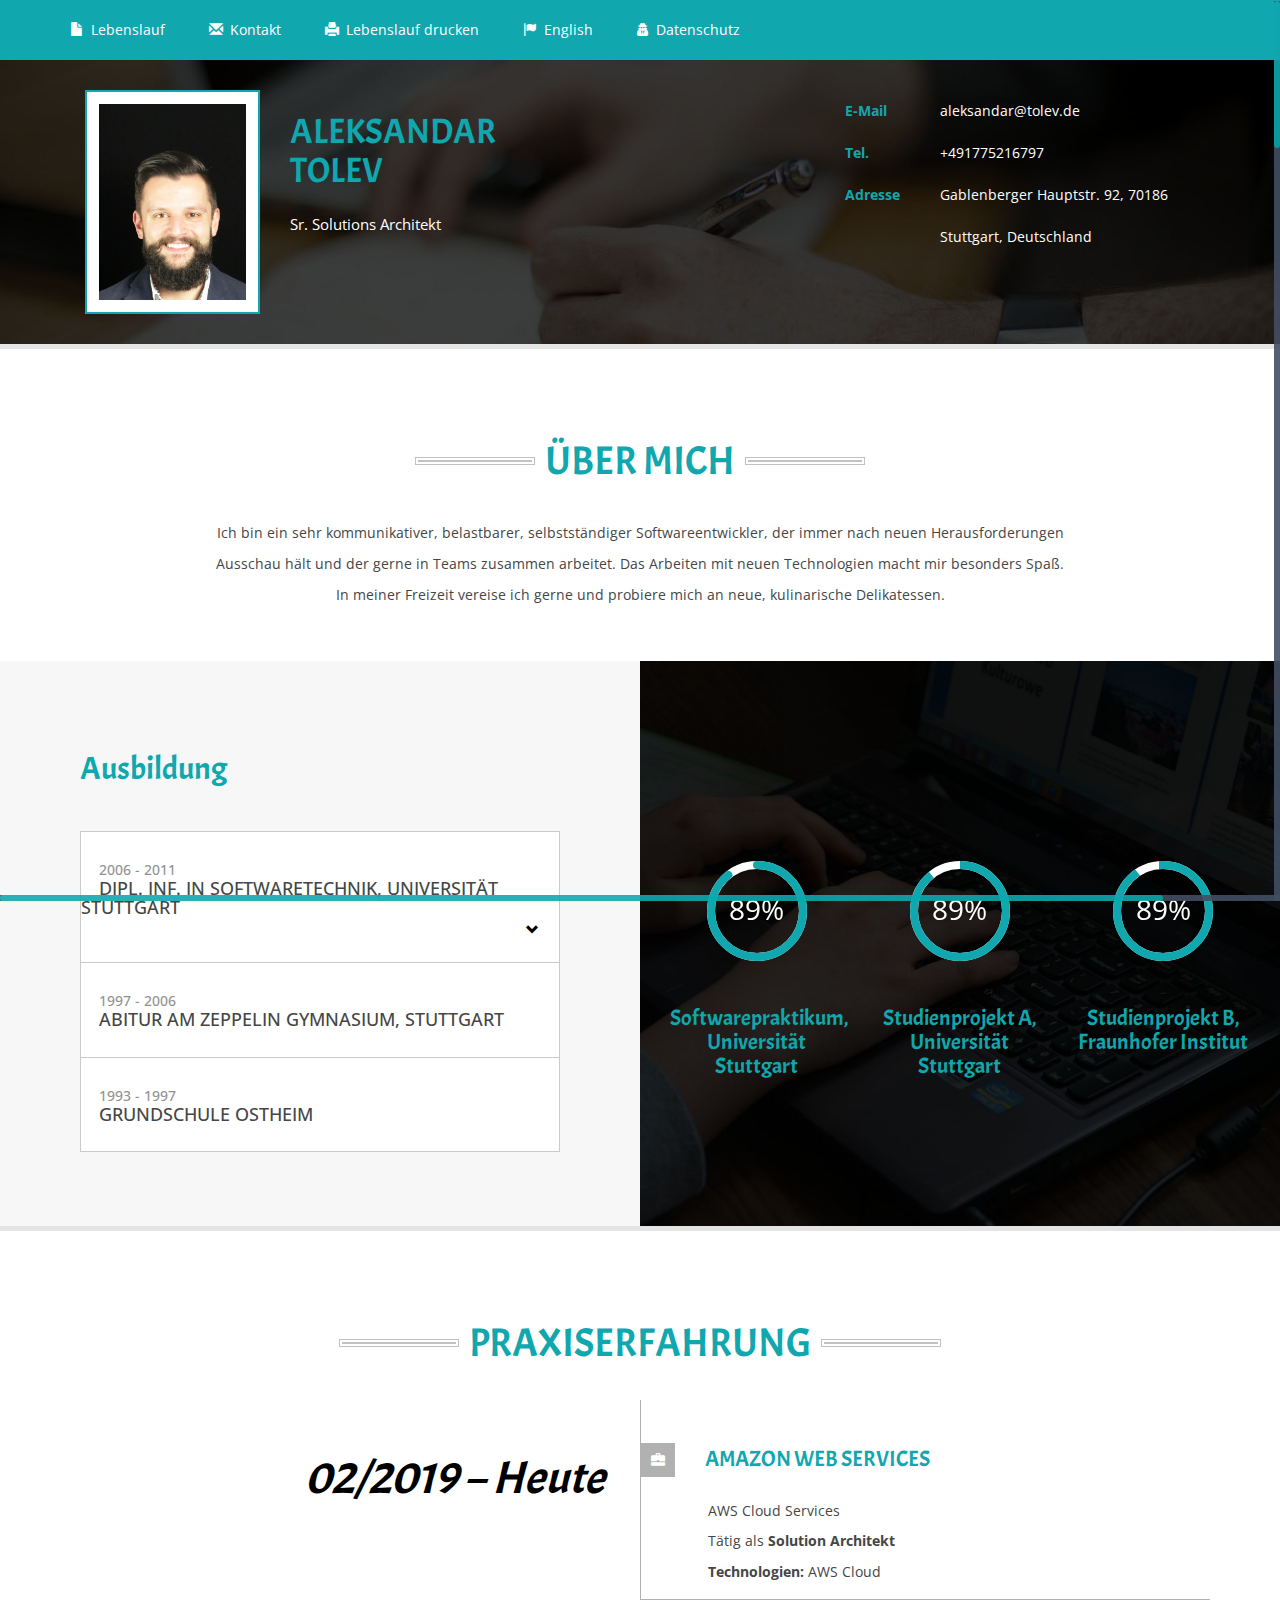
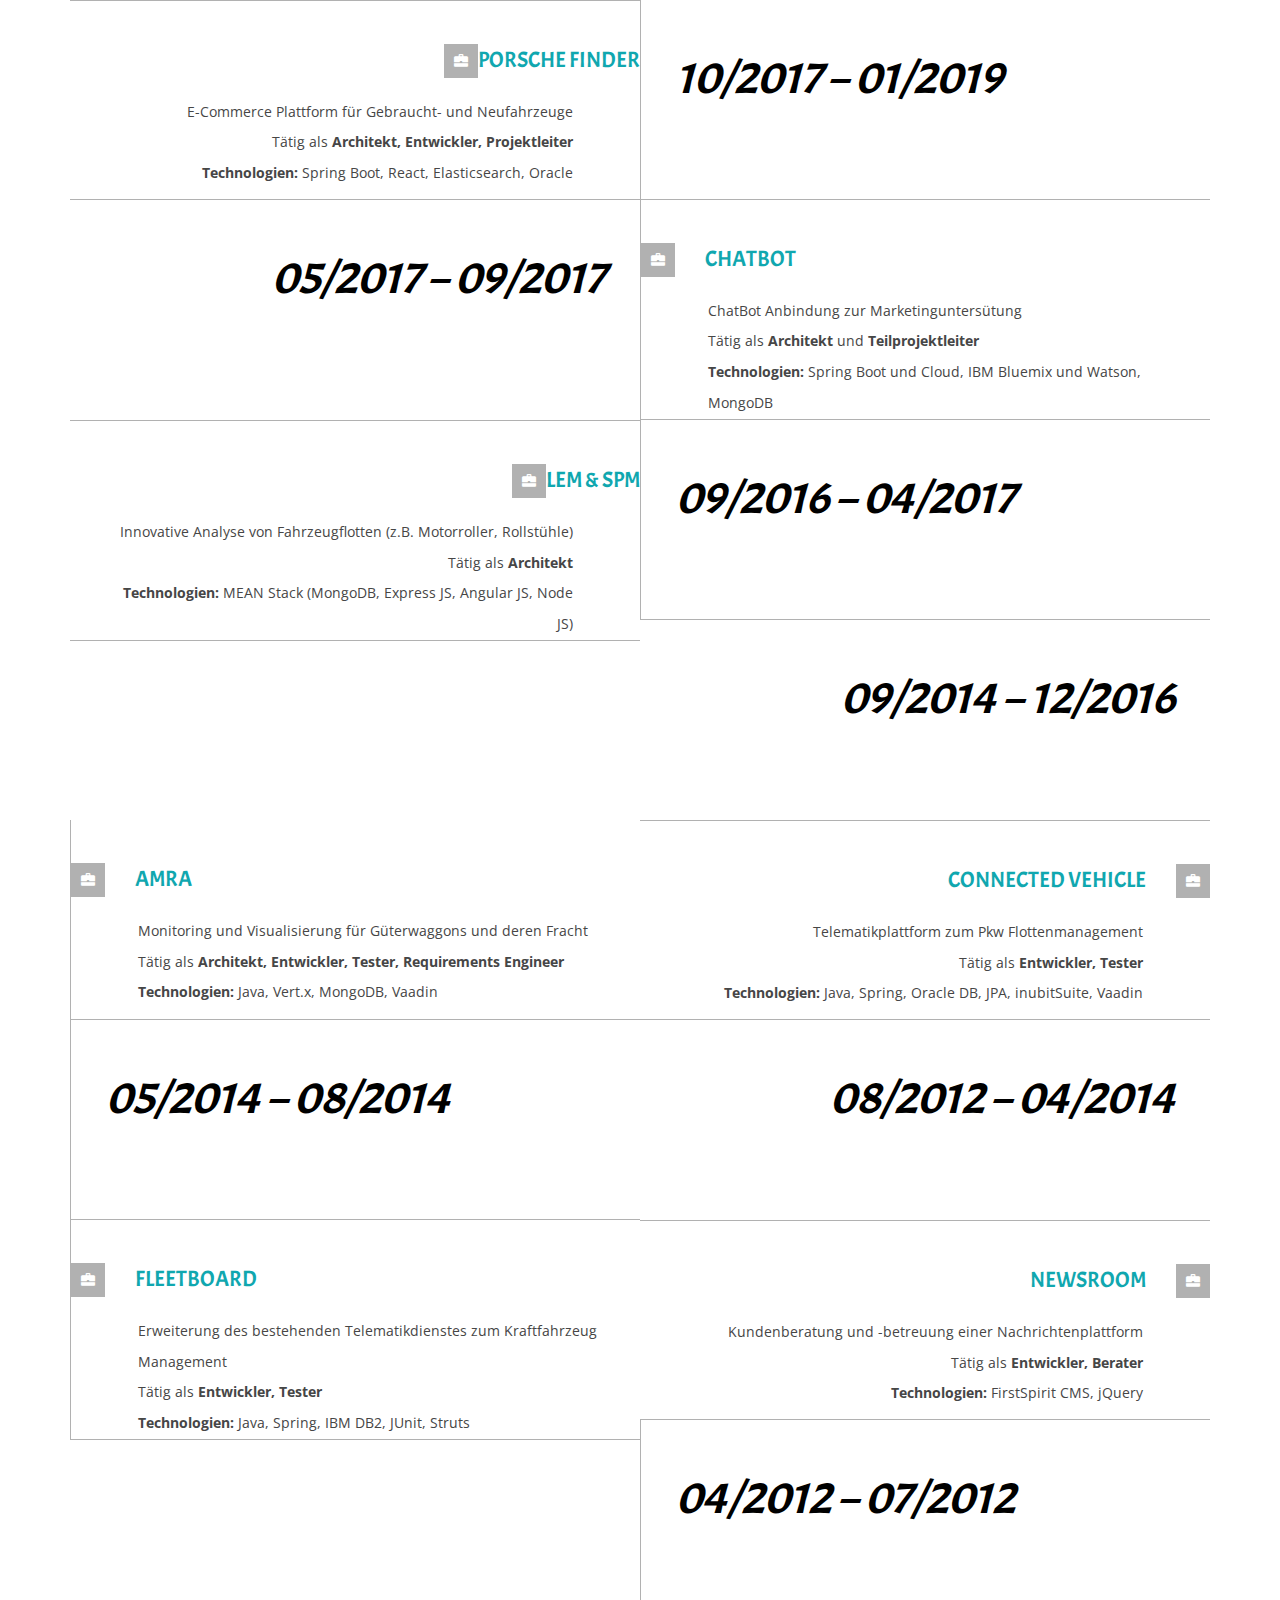
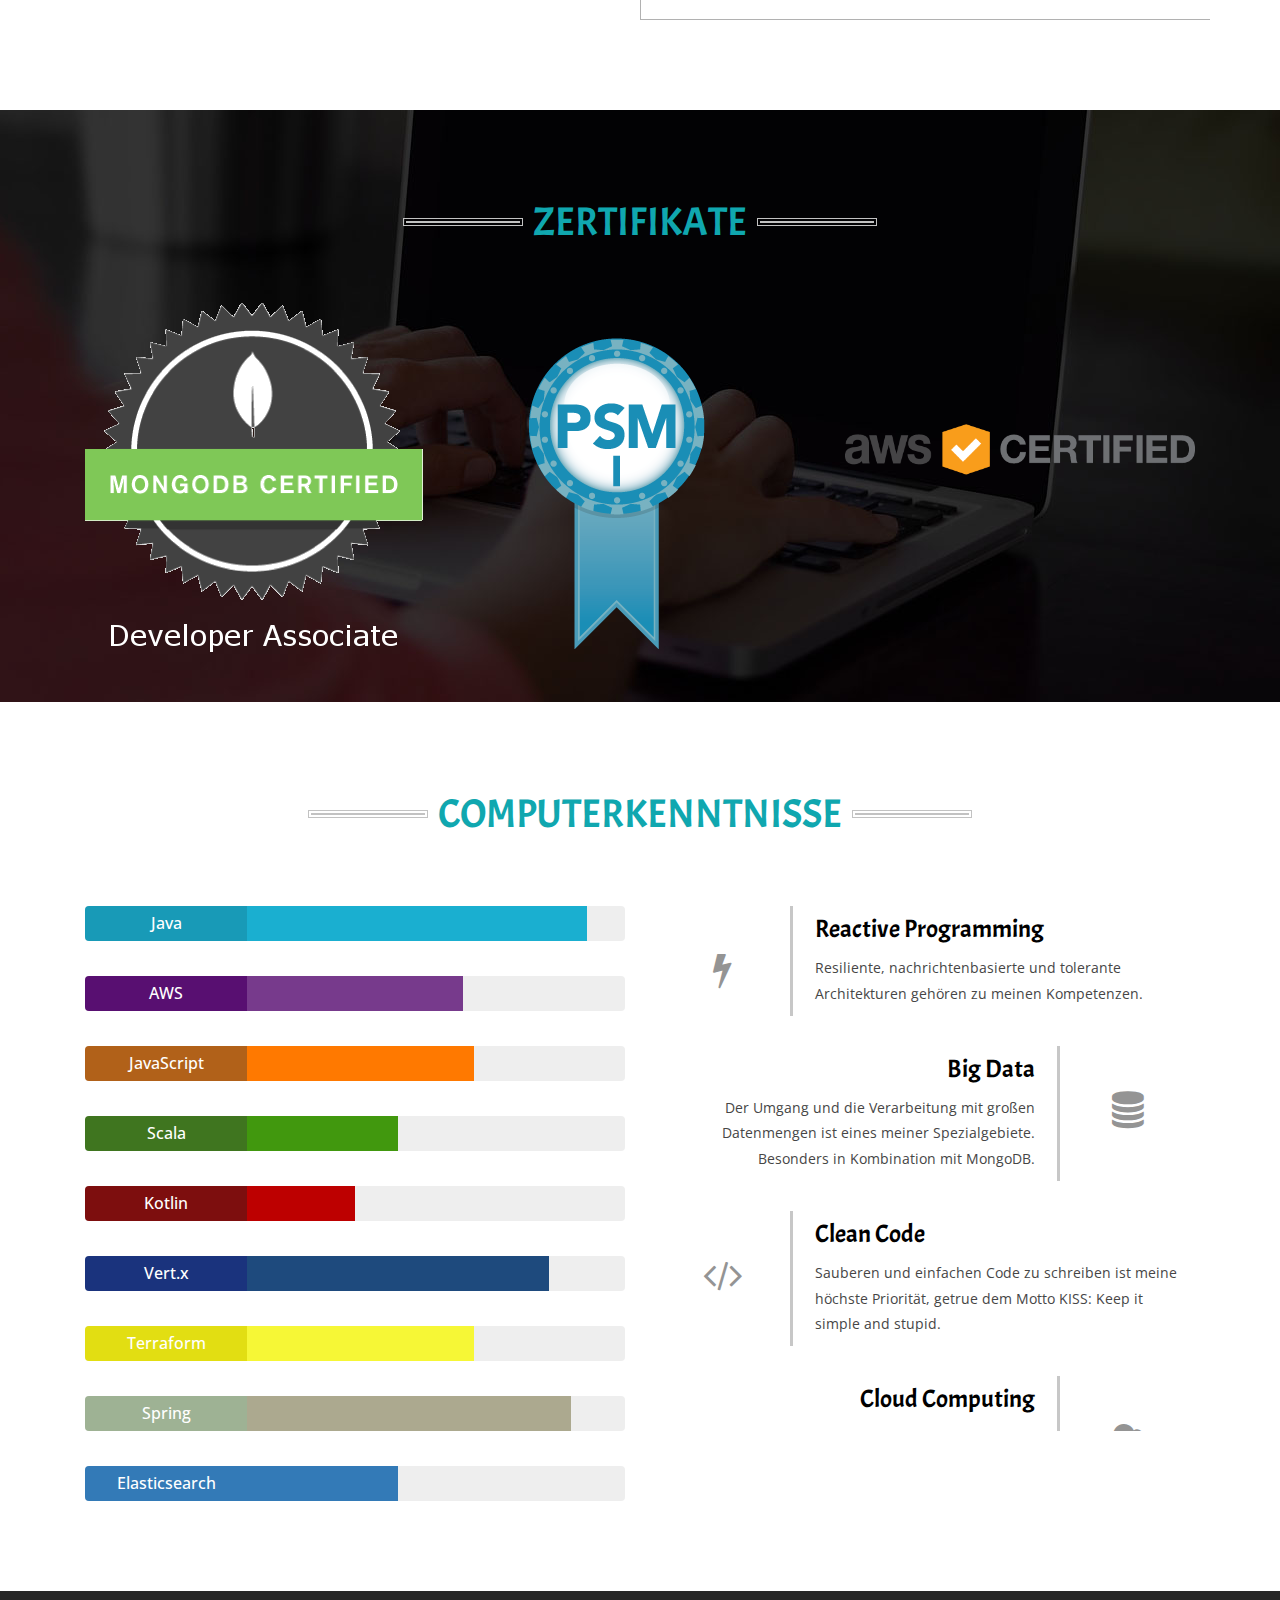
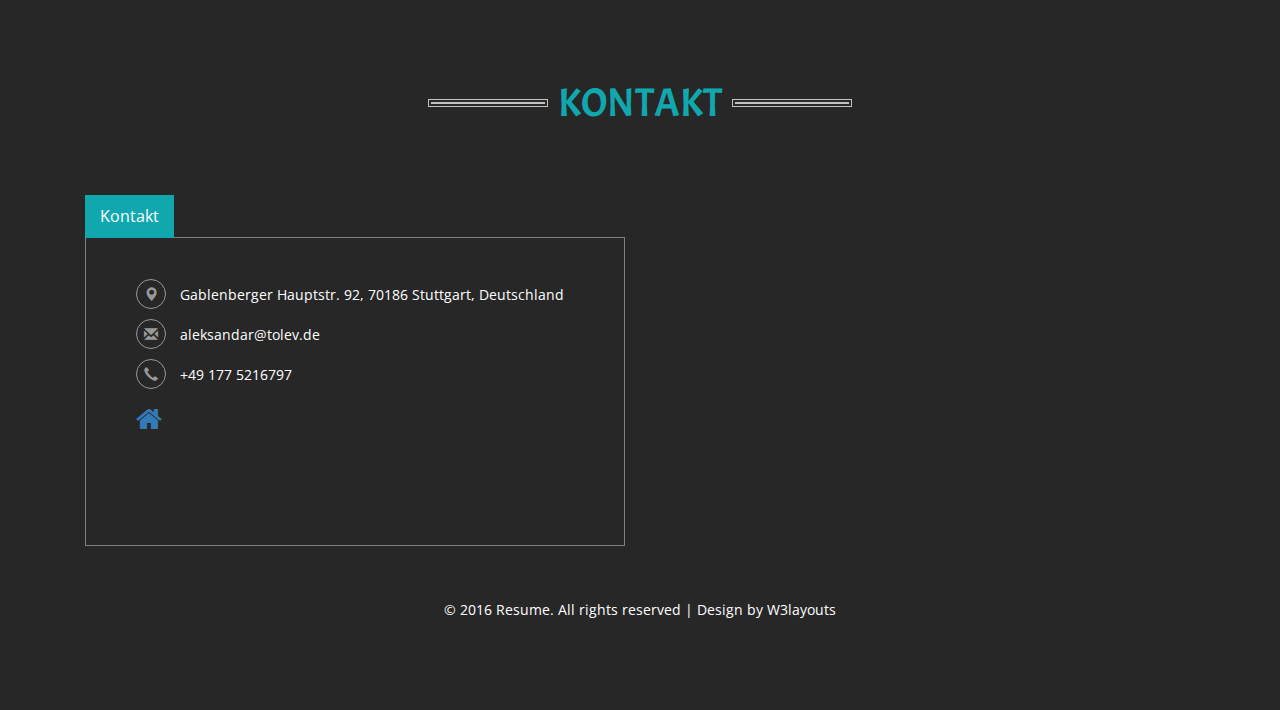
<file: index.html>
<!--
Author: W3layouts
Author URL: http://w3layouts.com
License: Creative Commons Attribution 3.0 Unported
License URL: http://creativecommons.org/licenses/by/3.0/
-->
<!DOCTYPE html>
<html>
<head>
<title>Aleksandar Tolev</title>
<!-- for-mobile-apps -->
<meta name="viewport" content="width=device-width, initial-scale=1">
<meta http-equiv="Content-Type" content="text/html; charset=utf-8" />
<meta name="keywords" content="Aleksandar Tolev Resume" />
<script type="application/x-javascript"> addEventListener("load", function() { setTimeout(hideURLbar, 0); }, false);
		function hideURLbar(){ window.scrollTo(0,1); } </script>
<!-- //for-mobile-apps -->
<link href="css/bootstrap.css" rel="stylesheet" type="text/css" media="all" />
<link href="css/style.css" rel="stylesheet" type="text/css" media="all" />
<!-- js -->
<script type="text/javascript" src="js/jquery-2.1.4.min.js"></script>
<!-- //js -->
<!-- fonts -->
	<link rel="stylesheet" href="fonts/font-awesome/css/font-awesome.min.css">
	<link rel="stylesheet" href="https://use.fontawesome.com/releases/v5.0.13/css/all.css" integrity="sha384-DNOHZ68U8hZfKXOrtjWvjxusGo9WQnrNx2sqG0tfsghAvtVlRW3tvkXWZh58N9jp" crossorigin="anonymous">
<link href='https://fonts.googleapis.com/css?family=Open+Sans:300italic,400italic,600italic,700italic,800italic,400,300,600,700,800' rel='stylesheet' type='text/css'>
<link href='https://fonts.googleapis.com/css?family=Acme' rel='stylesheet' type='text/css'><!-- //fonts -->
<link rel="icon" href="images/favicon.ico" type="image/x-icon">

	<!-- start-smoth-scrolling -->
		<script type="text/javascript" src="js/move-top.js"></script>
		<script type="text/javascript" src="js/easing.js"></script>
		<script type="text/javascript">
			jQuery(document).ready(function($) {
				$(".scroll").click(function(event){		
					event.preventDefault();
					$('html,body').animate({scrollTop:$(this.hash).offset().top},1000);
				});
			});
		</script>
	<!-- start-smoth-scrolling -->

<!-- skills -->
<script src="js/pie-chart.js" type="text/javascript"></script>
 <script type="text/javascript">

        $(document).ready(function () {
            $('#demo-pie-1').pieChart({
                barColor: '#10A7AF',
                trackColor: '#fff',
                lineCap: 'round',
                lineWidth: 8,
				animate: {
					duration: 1000,
					enabled: true
				},
                onStep: function (from, to, percent) {
                    $(this.element).find('.pie-value').text(Math.round(percent) + '%');
                }
            });

            $('#demo-pie-2').pieChart({
                barColor: '#10A7AF',
                trackColor: '#fff',
                lineCap: 'butt',
                lineWidth: 8,
                onStep: function (from, to, percent) {
                    $(this.element).find('.pie-value').text(Math.round(percent) + '%');
                }
            });

            $('#demo-pie-3').pieChart({
                barColor: '#10A7AF',
                trackColor: '#fff',
                lineCap: 'square',
                lineWidth: 8,
                onStep: function (from, to, percent) {
                    $(this.element).find('.pie-value').text(Math.round(percent) + '%');
                }
            });
        });
    </script>
<!-- skills -->
<script type="text/javascript" src="js/numscroller-1.0.js"></script>

<script>
	// When the user clicks on <div>, open the popup
	function myFunction() {
		var popup = document.getElementById("myPopup");
		popup.classList.toggle("show");
	}
</script>

</head>
<body>
<!-- banner -->
<div class="header-top">
	<div class="container">
		<ul>
			<li><a class="scroll" href="#about"><span class="glyphicon glyphicon-file" aria-hidden="true"></span>Lebenslauf</a></li>
			<li><a class="scroll" href="#emailme"><span class="glyphicon glyphicon-envelope" aria-hidden="true"></span>Kontakt</a></li>
			<li><a href="public/Lebenslauf_Aleksandar_Tolev.pdf"><span class="glyphicon glyphicon-print" aria-hidden="true"></span>Lebenslauf drucken</a></li>
			<li><a href="index_en.html"><span class="glyphicon glyphicon-flag" aria-hidden="true"></span>English</a></li>
			<li>
				<div class="popup" onclick="myFunction()">
					<a href="#"><span class="fa fa-user-secret" aria-hidden="true"></span>Datenschutz</a>
					<span class="popuptext" id="myPopup">
						<h2>Datenschutzerklärung</h2>
<p>Die Nutzung unserer Seite ist ohne  eine Angabe von personenbezogenen Daten möglich. Für die Nutzung einzelner  Services unserer Seite können sich hierfür abweichende Regelungen ergeben, die in  diesem Falle nachstehend gesondert erläutert werden. Ihre personenbezogenen  Daten (z.B. Name, Anschrift, E-Mail, Telefonnummer, u.ä.) werden von uns nur  gemäß den Bestimmungen des deutschen Datenschutzrechts verarbeitet. Daten sind dann  personenbezogen, wenn sie eindeutig einer bestimmten natürlichen Person  zugeordnet werden können. Die rechtlichen Grundlagen des Datenschutzes finden  Sie im Bundesdatenschutzgesetz (BDSG) und dem Telemediengesetz (TMG). Nachstehende  Regelungen informieren Sie insoweit über die Art, den Umfang und Zweck der  Erhebung, die Nutzung und die Verarbeitung von personenbezogenen Daten durch  den Anbieter</p>
<p><strong>Aleksandar Tolev</strong></p>
<p><strong>01775216797</strong></p>
<p><strong>aleksandar@tolev.de</strong></p>
<p>Wir weisen darauf hin, dass die  internetbasierte Datenübertragung Sicherheitslücken aufweist, ein lückenloser  Schutz vor Zugriffen durch Dritte somit unmöglich ist.</p>

<h4>Einsatz von Google-Maps</h4>
<p>Wir setzen auf unserer Seite die Komponente "Google Maps" der Firma Google Inc., 1600 Amphitheatre Parkway, Mountain View, CA 94043 USA, nachfolgend „Google“, ein.</p>
<p>Bei jedem einzelnen Aufruf der Komponente "Google Maps" wird von Google ein Cookie gesetzt, um bei der Anzeige der Seite, auf der die Komponente "Google Maps" integriert ist, Nutzereinstellungen und -daten zu verarbeiten. Dieses Cookie wird im Regelfall nicht durch das Schließen des Browsers gelöscht, sondern läuft nach einer bestimmten Zeit ab, soweit es nicht von Ihnen zuvor manuell gelöscht wird.</p>
<p>Wenn Sie mit dieser Verarbeitung Ihrer Daten nicht einverstanden sind, so besteht die Möglichkeit, den Service von "Google Maps" zu deaktivieren und auf diesem Weg die Übertragung von Daten an Google zu verhindern. Dazu müssen Sie die Java-Script-Funktion in Ihrem Browser deaktivieren. Wir weisen Sie jedoch darauf hin, dass Sie in diesem Fall die "Google Maps" nicht oder nur eingeschränkt nutzen können.</p>
<p>Die Nutzung von "Google Maps" und der über "Google Maps" erlangten Informationen erfolgt gemäß den&nbsp;Google-Nutzungsbedingungen&nbsp;</p>
<p><a href="http://www.google.de/intl/de/policies/terms/regional.html" target="_blank" rel="nofollow">http://www.google.de/intl/de/policies/terms/regional.html</a></p>
<p>sowie der zusätzlichen&nbsp;Geschäftsbedingungen für „Google Maps“</p>
<p><a href="https://www.google.com/intl/de_de/help/terms_maps.html" target="_blank" rel="nofollow">https://www.google.com/intl/de_de/help/terms_maps.html</a>.</p>

<h3>Auskunft/Widerruf/Löschung</h3>
<p>Sie können  sich aufgrund des Bundesdatenschutzgesetzes bei Fragen zur Erhebung, Verarbeitung  oder Nutzung Ihrer personenbezogenen Daten und deren Berichtigung, Sperrung,  Löschung oder einem Widerruf einer erteilten Einwilligung unentgeltlich an uns  wenden. Wir weisen darauf hin, dass Ihnen ein Recht auf Berichtigung falscher  Daten oder Löschung personenbezogener Daten zusteht, sollte diesem Anspruch  keine gesetzliche Aufbewahrungspflicht entgegenstehen.</p>
<p>
<a target="_blank" href="https://www.ratgeberrecht.eu/leistungen/muster-datenschutzerklaerung.html">Muster-Datenschutzerklärung</a> der <a target="_blank" href="https://www.ratgeberrecht.eu/">Anwaltskanzlei Weiß &amp; Partner</a></p>
</span>
				</div></li>
		</ul>
	</div>
</div>
<div class="header">
	<div class="container">
		<div class="col-md-8 header-left">
			<div class="col-sm-5 pro-pic">
				<img class="img-responsive" src="images/tolev.jpeg" alt=" "/>
			</div>
			<div class="col-sm-5 pro-text">
				<h1>Aleksandar Tolev</h1>
				<p>Sr. Solutions Architekt</p>
			</div>
			<div class="clearfix"></div>
		</div>
		<div class="col-md-4 header-right ">
			<ul class="list-left">
				<li>E-Mail</li>
				<li>Tel.</li>
				<li>Adresse</li>
			</ul>
			<ul class="list-right">
				<li><a href="mailto:aleksandar@tolev.de">aleksandar@tolev.de</a></li>
				<li>+491775216797</li>
				<li>Gablenberger Hauptstr. 92, 70186 Stuttgart, Deutschland</li>
			</ul>
			<div class="clearfix"></div>
		</div>
		<div class="clearfix"></div>
	</div>
</div>
<!-- //banner -->
<!-- about -->
<div id="about" class="about">
	<div class="container">
		<h3 class="tittle">Über mich</h3>
		<p class="abt-para">Ich bin ein sehr kommunikativer, belastbarer, selbstständiger Softwareentwickler, der immer
		nach neuen Herausforderungen Ausschau hält und der gerne in Teams zusammen arbeitet. Das Arbeiten mit neuen Technologien
		macht mir besonders Spaß. In meiner Freizeit vereise ich gerne und probiere mich an neue, kulinarische Delikatessen.</p>
	</div>
	<div class="col-md-6 abt-left ">
		<h2>Ausbildung</h2>
				<div class="accordion">
							<div class="accordion-section">
								<h5><a class="accordion-section-title" href="#accordion-1">
									<span>2006 - 2011</span> <div>Dipl. Inf. in Softwaretechnik, Universität Stuttgart</div>
								<i class="glyphicon glyphicon-chevron-down"></i><div class="clearfix"></div>
								</a></h5>
								<div id="accordion-1" class="accordion-section-content">
									<h6>Seminare</h6>
									<ul>
										<li><span class="glyphicon glyphicon-ok" aria-hidden="true"></span><a href="#">Softwarepraktikum, Verwaltungstool für die Bergwacht, Universität Stuttgart</a></li>
										<li><span class="glyphicon glyphicon-ok" aria-hidden="true"></span><a href="#">Studienprojekt A, Webapp zum Erstellen von Workflows, Universität Stuttgart</a></li>
										<li><span class="glyphicon glyphicon-ok" aria-hidden="true"></span><a href="#">Studienprojekt B, Suchmaschine für Competitive Intelligence, Fraunhofer Institut Stuttgart</a></li>
									</ul>
								</div>
							</div>

							<div class="accordion-section">
								<h5><div class="accordion-section-title" href="#accordion-2">
									<span>1997 - 2006</span> <div>Abitur am Zeppelin Gymnasium, Stuttgart</div>
								</div></h5>
							</div>

							<div class="accordion-section">
								<h5><div class="accordion-section-title" href="#accordion-3">
									<span>1993 - 1997</span> <div>Grundschule Ostheim</div>
								</div></h5>
							</div>
							
							
				</div>
				<script>
							jQuery(document).ready(function() {
								function close_accordion_section(elem) {
									jQuery('.accordion .accordion-section-title').removeClass('active');
									jQuery('.accordion .accordion-section-content').slideUp(300).removeClass('open');
									elem.removeClass('glyphicon-chevron-up');
									elem.addClass('glyphicon-chevron-down');
								}

								jQuery('.glyphicon-chevron-down').click(function(e) {
									// Grab current anchor value
									var currentAttrValue = jQuery(this);

									if(jQuery('.accordion .accordion-section-title').is('.active')) {
										close_accordion_section(currentAttrValue);
									}else {
										currentAttrValue.removeClass('glyphicon-chevron-down');
										currentAttrValue.addClass('glyphicon-chevron-up');
										// Add active class to section title
										jQuery('.accordion .accordion-section-title').addClass('active');
										// Open up the hidden content panel
										jQuery('.accordion #accordion-1').slideDown(300).addClass('open');
									}

									e.preventDefault();
								});
							});
				</script>
	</div>
	<div class="col-md-6 abt-right ">
		<div class="col-sm-4 abt-gd-left text-center">
			<div id="demo-pie-1" class="pie-title-center" data-percent="100"> <span class="pie-value"></span> </div>
			<h4>Softwarepraktikum, Universität Stuttgart</h4>
		</div>

		<div class="col-sm-4 abt-gd-left text-center">
			<div id="demo-pie-2" class="pie-title-center" data-percent="100"> <span class="pie-value"></span> </div>
			<h4>Studienprojekt A, Universität Stuttgart</h4>
		</div>
		<div class="col-sm-4 abt-gd-left text-center">
			<div id="demo-pie-3" class="pie-title-center" data-percent="100"> <span class="pie-value"></span> </div>
			<h4>Studienprojekt B, Fraunhofer Institut</h4>
		</div>
		<div class="clearfix"></div>
	</div>


			<div class="clearfix"></div>
	<div class="clearfix"></div>
</div>
<!-- about -->
<!-- education -->
<div class="employment">
	<div class="container">
		<h3 class="tittle ">Praxiserfahrung</h3>
		<div class="col-md-6 employ-left">
			<h3>02/2019 – Heute</h3>
		</div>
		<div class="col-md-6 employ-right">
			<h5><span class="glyphicon glyphicon-briefcase" aria-hidden="true"></span>Amazon Web Services</h5>
			<p>AWS Cloud Services</p>
			<p>Tätig als <b>Solution Architekt</b></p>
			<p><b>Technologien:</b> AWS Cloud</p>
		</div>
		<div class="col-md-6 employ-left2">
			<h5><span class="glyphicon glyphicon-briefcase" aria-hidden="true"></span>Porsche Finder</h5>
			<p>E-Commerce Plattform für Gebraucht- und Neufahrzeuge</p>
			<p>Tätig als <b>Architekt, Entwickler, Projektleiter</b></p>
			<p><b>Technologien:</b> Spring Boot, React, Elasticsearch, Oracle</p>
		</div>
		<div class="col-md-6 employ-right2">
			<h3>10/2017 – 01/2019</h3>
		</div>
		<div class="col-md-6 employ-left">
			<h3>05/2017 – 09/2017</h3>
		</div>
		<div class="col-md-6 employ-right">
			<h5><span class="glyphicon glyphicon-briefcase" aria-hidden="true"></span>ChatBot</h5>
			<p>ChatBot Anbindung zur Marketinguntersütung</p>
			<p>Tätig als <b>Architekt</b> und <b>Teilprojektleiter</b></p>
			<p><b>Technologien:</b> Spring Boot und Cloud, IBM Bluemix und Watson, MongoDB</p>
		</div>
		<div class="col-md-6 employ-left2">
			<h5><span class="glyphicon glyphicon-briefcase" aria-hidden="true"></span>LeM & SPM</h5>
			<p>Innovative Analyse von Fahrzeugflotten (z.B. Motorroller, Rollstühle) </p>
			<p>Tätig als <b>Architekt</b></p>
			<p><b>Technologien:</b> MEAN Stack (MongoDB, Express JS, Angular JS, Node JS)</p>
		</div>
		<div class="col-md-6 employ-right2">
			<h3>09/2016 – 04/2017</h3>
		</div>
		<div class="col-md-6 employ-left">
			<h3>09/2014 – 12/2016</h3>
		</div>
		<div class="col-md-6 employ-right">
			<h5><span class="glyphicon glyphicon-briefcase" aria-hidden="true"></span>AMRA</h5>
			<p>Monitoring und Visualisierung für Güterwaggons und deren Fracht</p>
			<p>Tätig als <b>Architekt, Entwickler, Tester, Requirements Engineer</b></p>
			<p><b>Technologien:</b> Java, Vert.x, MongoDB, Vaadin</p>
		</div>
		<div class="col-md-6 employ-left2">
			<h5>Connected Vehicle<span class="glyphicon glyphicon-briefcase" aria-hidden="true"></span></h5>
			<p>Telematikplattform zum Pkw Flottenmanagement</p>
			<p>Tätig als <b>Entwickler, Tester</b></p>
			<p><b>Technologien:</b> Java, Spring, Oracle DB, JPA, inubitSuite, Vaadin</p>
		</div>
		<div class="col-md-6 employ-right2">
			<h3>05/2014 – 08/2014</h3>
		</div>
		<div class="col-md-6 employ-left ">
			<h3>08/2012 – 04/2014</h3>
		</div>
		<div class="col-md-6 employ-right">
			<h5><span class="glyphicon glyphicon-briefcase" aria-hidden="true"></span>Fleetboard</h5>
			<p>Erweiterung des bestehenden Telematikdienstes zum Kraftfahrzeug Management</p>
			<p>Tätig als <b>Entwickler, Tester</b></p>
			<p><b>Technologien:</b> Java, Spring, IBM DB2, JUnit, Struts</p>
		</div>
		<div class="col-md-6 employ-left2">
			<h5>Newsroom<span class="glyphicon glyphicon-briefcase" aria-hidden="true"></span></h5>
			<p>Kundenberatung und -betreuung einer Nachrichtenplattform</p>
			<p>Tätig als <b>Entwickler, Berater</b></p>
			<p><b>Technologien:</b> FirstSpirit CMS, jQuery</p>
		</div>
		<div class="col-md-6 employ-right2">
			<h3>04/2012 – 07/2012</h3>
		</div>
		<div class="clearfix"></div>
	</div>
</div>
<!-- education -->
<!-- num scroller -->
<div class="num-scroller">
	<div class="container">
		<h3 class="tittle ">Zertifikate</h3>
		<div class="col-sm-4"><img class="img-responsive" src="images/logo.png" alt=" "/></div>
		<div class="col-sm-4"><img class="img-responsive" src="images/psmbadge.png" alt=" "/></div>
		<div class="col-sm-4 aws-certificate"><img class="img-responsive" src="images/AWS_Certified_Logo_SAA_588x300_Color.png" alt=" "/></div>
		<div class="clearfix"></div>
	</div>
</div>
<!-- //num scroller -->
<!-- more skills -->
<div class="more">
	<div class="container">
		<h3 class="tittle ">Computerkenntnisse</h3>
		<div class="col-md-6 skill-left ">
			<div class="progress">
				  <div class="progress-bar progress-bar-success" style="width: 30%">Java
					<span class="sr-only"></span>
				  </div>
				  <div class="progress-bar progress-bar-warning " style="width: 63%">
					<span class="sr-only"></span>
				  </div>
				  <div class="clearfix"></div>
			</div>
			<div class="progress">
				  <div class="progress-bar progress-bar-success1" style="width: 30%">AWS
					<span class="sr-only"></span>
				  </div>
				  <div class="progress-bar progress-bar-warning1" style="width: 40%">
					<span class="sr-only"></span>
				  </div>
				  <div class="clearfix"></div>
			</div>
			<div class="progress">
				  <div class="progress-bar progress-bar-success2" style="width: 30%">JavaScript
					<span class="sr-only"></span>
				  </div>
				  <div class="progress-bar progress-bar-warning2 " style="width: 42%">
					<span class="sr-only"></span>
				  </div>
				  <div class="clearfix"></div>
			</div>
			<div class="progress">
				  <div class="progress-bar progress-bar-success3" style="width: 30%">Scala
					<span class="sr-only"></span>
				  </div>
				  <div class="progress-bar progress-bar-warning3" style="width: 28%">
					<span class="sr-only"></span>
				  </div>
				  <div class="clearfix"></div>
			</div>
			<div class="progress">
				<div class="progress-bar progress-bar-success4" style="width: 30%">Kotlin
					<span class="sr-only"></span>
				</div>
				<div class="progress-bar progress-bar-warning4" style="width: 20%">
					<span class="sr-only"></span>
				</div>
				<div class="clearfix"></div>
			</div>
			<div class="progress">
				  <div class="progress-bar progress-bar-success5" style="width: 30%">Vert.x
					<span class="sr-only"></span>
				  </div>
				  <div class="progress-bar progress-bar-warning5" style="width: 56%">
					<span class="sr-only"></span>
				  </div>
				  <div class="clearfix"></div>
			</div>
			<div class="progress">
				<div class="progress-bar progress-bar-success6" style="width: 30%">Terraform
					<span class="sr-only"></span>
				</div>
				<div class="progress-bar progress-bar-warning6" style="width: 42%">
					<span class="sr-only"></span>
				</div>
				<div class="clearfix"></div>
			</div>
			<div class="progress">
				<div class="progress-bar progress-bar-success7" style="width: 30%">Spring
					<span class="sr-only"></span>
				</div>
				<div class="progress-bar progress-bar-warning7" style="width: 60%">
					<span class="sr-only"></span>
				</div>
				<div class="clearfix"></div>
			</div>
			<div class="progress no-marg">
				<div class="progress-bar progress-bar-success8" style="width: 30%">Elasticsearch
					<span class="sr-only"></span>
				</div>
				<div class="progress-bar progress-bar-warning8" style="width: 28%">
					<span class="sr-only"></span>
				</div>
				<div class="clearfix"></div>
			</div>
		</div>
		<div class="col-md-6 skill-right ">
			<div class="scrollbar scrollbar1" style="height: 525px;">
				<div class="more-gds">
					<div class="col-sm-3 more-left">
						<span class="fa fa-bolt" aria-hidden="true"></span>
					</div>
					<div class="col-sm-9 more-right">
						<h4>Reactive Programming</h4>
						<p>Resiliente, nachrichtenbasierte und tolerante Architekturen
						gehören zu meinen Kompetenzen.</p>
					</div>
					<div class="clearfix"></div>
				</div>
				<div class="more-gds yes_marg">
					<div class="col-sm-9 more-right2">
						<h4>Big Data</h4>
						<p>Der Umgang und die Verarbeitung mit großen Datenmengen
						ist eines meiner Spezialgebiete. Besonders in Kombination
						mit MongoDB.</p>
					</div>
					<div class="col-sm-3 more-left">
						<span class="fa fa-database" aria-hidden="true"></span>
					</div>
					<div class="clearfix"></div>
				</div>
				<div class="more-gds yes_marg">
					<div class="col-sm-3 more-left">
						<span class="fa fa-code" aria-hidden="true"></span>
					</div>
					<div class="col-sm-9 more-right">
						<h4>Clean Code</h4>
						<p>Sauberen und einfachen Code zu schreiben ist meine höchste Priorität,
						getrue dem Motto KISS: Keep it simple and stupid.</p>
					</div>
					<div class="clearfix"></div>
				</div>
				<div class="more-gds yes_marg">
					<div class="col-sm-9 more-right2">
						<h4>Cloud Computing</h4>
						<p>Die Konzipierung und Umsetzung von Cloud native Apps in einer elastischen, skalierbaren
						und ausfallsicheren Umgebung ist eines meiner Steckenpferde.</p>
					</div>
					<div class="col-sm-3 more-left">
						<span class="fa fa-cloud" aria-hidden="true"></span>
					</div>
					<div class="clearfix"></div>
				</div>
				<div class="more-gds yes_marg">
					<div class="col-sm-3 more-left">
						<span class="fab fa-aws" aria-hidden="true"></span>
					</div>
					<div class="col-sm-9 more-right">
						<h4>Infrastructure as Code</h4>
						<p>Reproduzierbare, wiederverwendbare, dokumentierte und automatisierte Infrastruktur
							ist für mich eines der Hauptthemen im DevOps Umfeld.</p>
					</div>
					<div class="clearfix"></div>
				</div>
			</div>
		</div>
		<div class="clearfix"></div>
	</div>
</div>
<!-- more skills -->
<!-- contact -->
<div id="emailme" class="contact" >
	<div class="container" >
		<h3 class="tittle">Kontakt</h3>
		<div class="col-md-6 contact-left">
			<div class="horizontal-tab">
				<ul class="nav nav-tabs">
					<li class="active"><a href="#tab1" data-toggle="tab" aria-expanded="false">Kontakt</a></li>
				</ul>
				<div class="tab-content">
					<div class="tab-pane active in" id="tab1">
						<div class="contact-form" style="height: 309px;">
							<ul>
								<li><i class="glyphicon glyphicon-map-marker" aria-hidden="true"></i>Gablenberger Hauptstr. 92, <span>70186 Stuttgart, Deutschland</span></li>
								<li><i class="glyphicon glyphicon-envelope" aria-hidden="true"></i><a href="mailto:aleksandar@tolev.de">aleksandar@tolev.de</a></li>
								<li><i class="glyphicon glyphicon-earphone" aria-hidden="true"></i>+49 177 5216797</li>
								<a href="https://tolev.de"><i class="fa fa-home fa-2x" aria-hidden="true"></i></a>
								<a href="https://www.linkedin.com/in/aleksandar-tolev"><i class="fab fa-linkedin-in fa-2x" aria-hidden="true"></i></a>
								<a href="https://twitter.com/fritzace80"><i class="fab fa-twitter fa-2x" aria-hidden="true"></i></a>
								<a href="https://www.xing.com/profile/Aleksandar_Tolev"><i class="fab fa-xing fa-2x" aria-hidden="true"></i></a>
							</ul>
						</div>
					</div>
				</div>
            </div>
		</div>
		<div class="col-md-6 contact-right">
			<iframe src="https://www.google.com/maps/embed/v1/place?q=Gablenberger+Hauptstraße+92,+Stuttgart,+Deutschland&zoom=16&key=AIzaSyCFF5K9EdEsUEFDWqFFhb-AmxYT0dd2pgE" frameborder="0" style="border:0; height:350px"></iframe>
		</div>
		<div class="clearfix"></div>
		<p class="copy-right">&copy 2016 Resume. All rights reserved | Design by <a href="http://w3layouts.com/">W3layouts</a></p>
	</div>
</div>
<!-- //contact -->
<!-- for bootstrap working -->
	<script src="js/bootstrap.js"></script>
<!-- //for bootstrap working -->
	<!--scrolling js-->
	<script src="js/jquery.nicescroll.js"></script>
	<script src="js/scripts.js"></script>
	<!--//scrolling js-->
	<!-- smooth scrolling -->
	<script type="text/javascript">
		$(document).ready(function() {
		/*
			var defaults = {
			containerID: 'toTop', // fading element id
			containerHoverID: 'toTopHover', // fading element hover id
			scrollSpeed: 1200,
			easingType: 'linear' 
			};
		*/								
		$().UItoTop({ easingType: 'easeOutQuart' });
		});
	</script>
	<a href="#" id="toTop" style="display: block;"> <span id="toTopHover" style="opacity: 1;"> </span></a>
<!-- //smooth scrolling -->

</body>
</html>
</file>
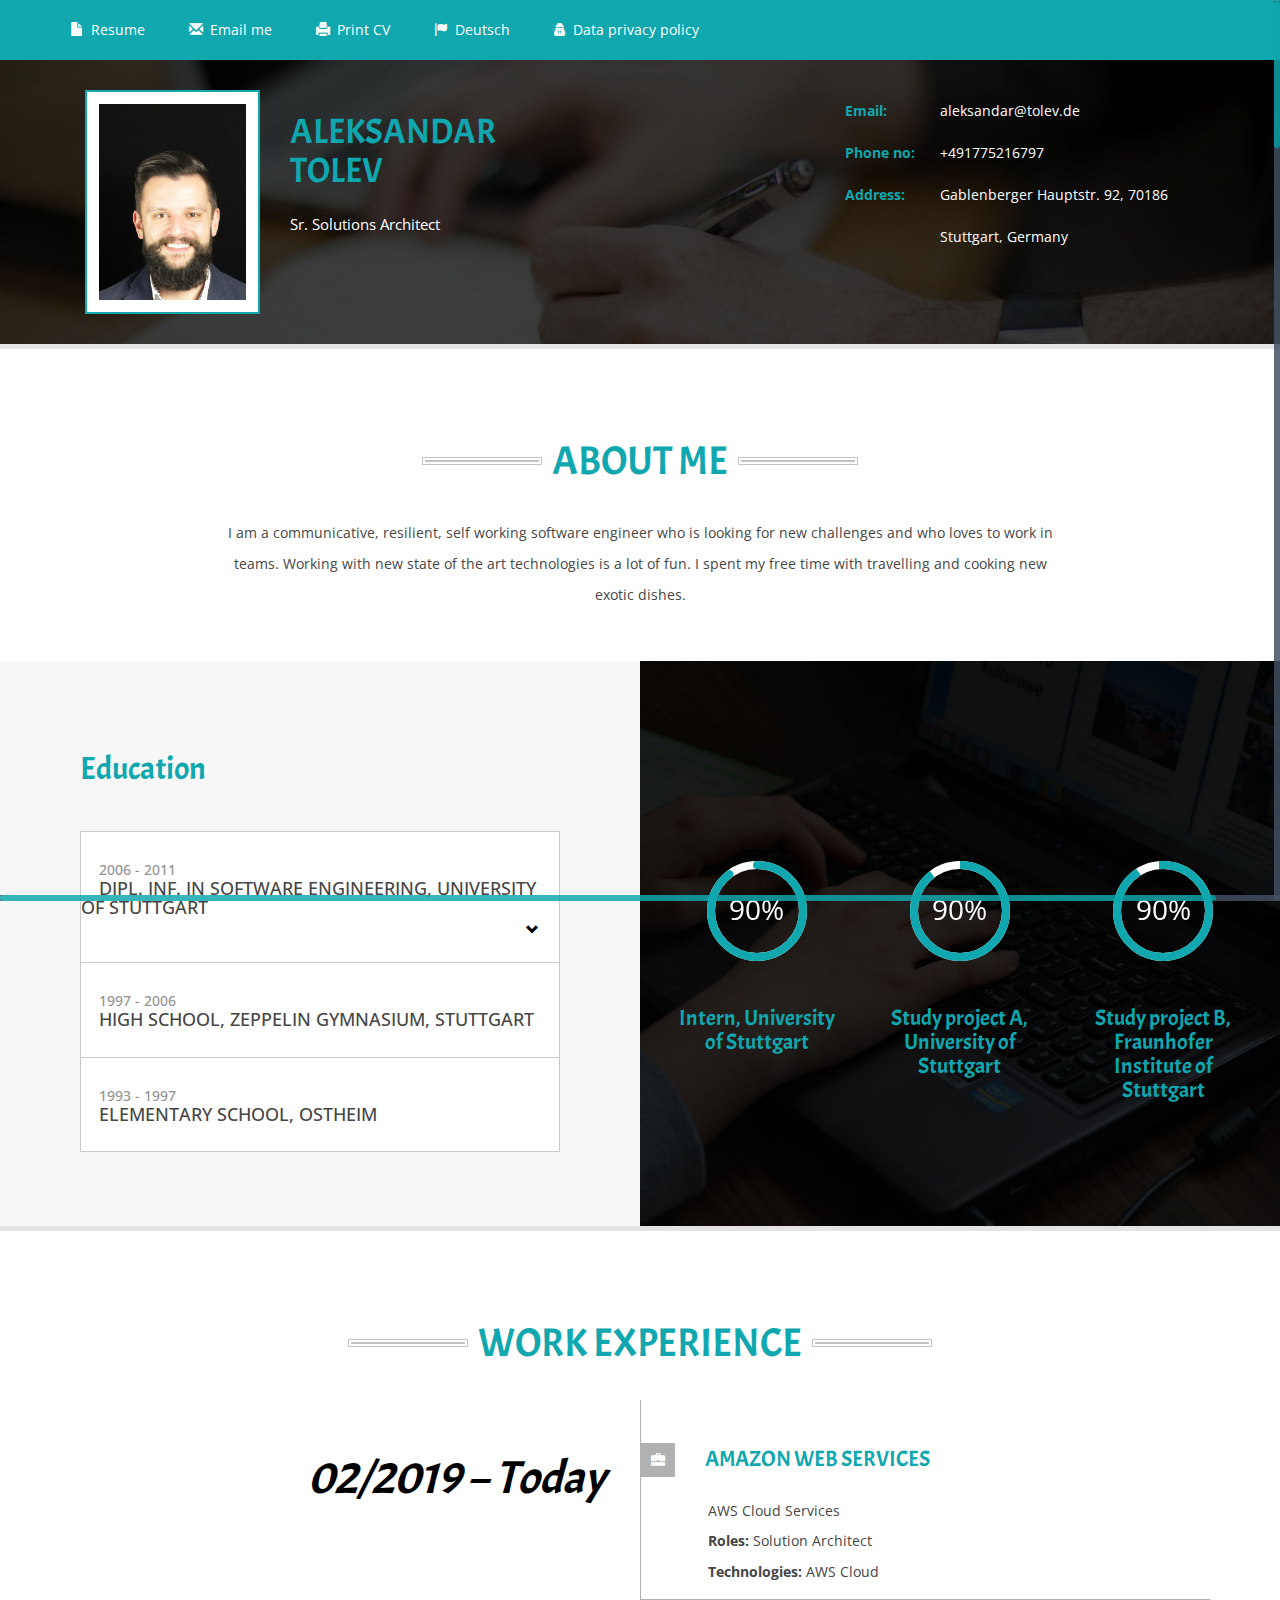
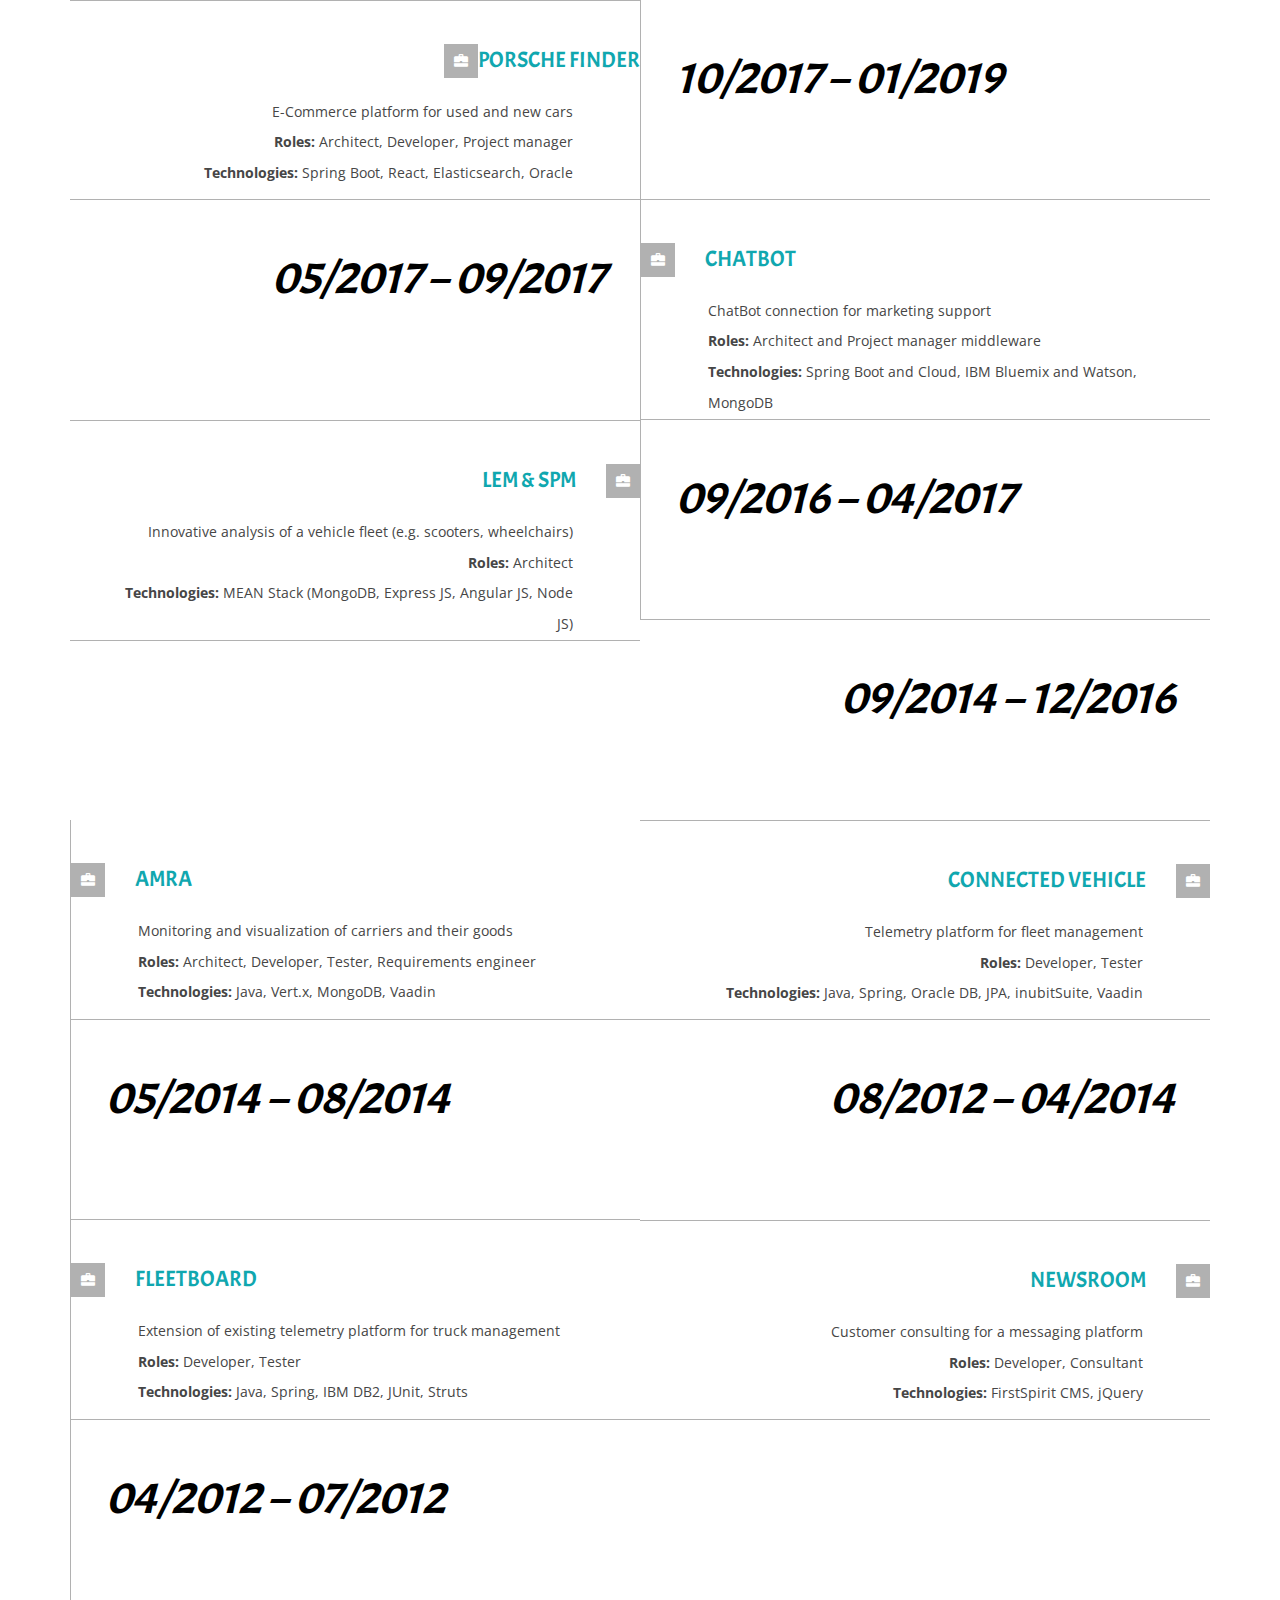
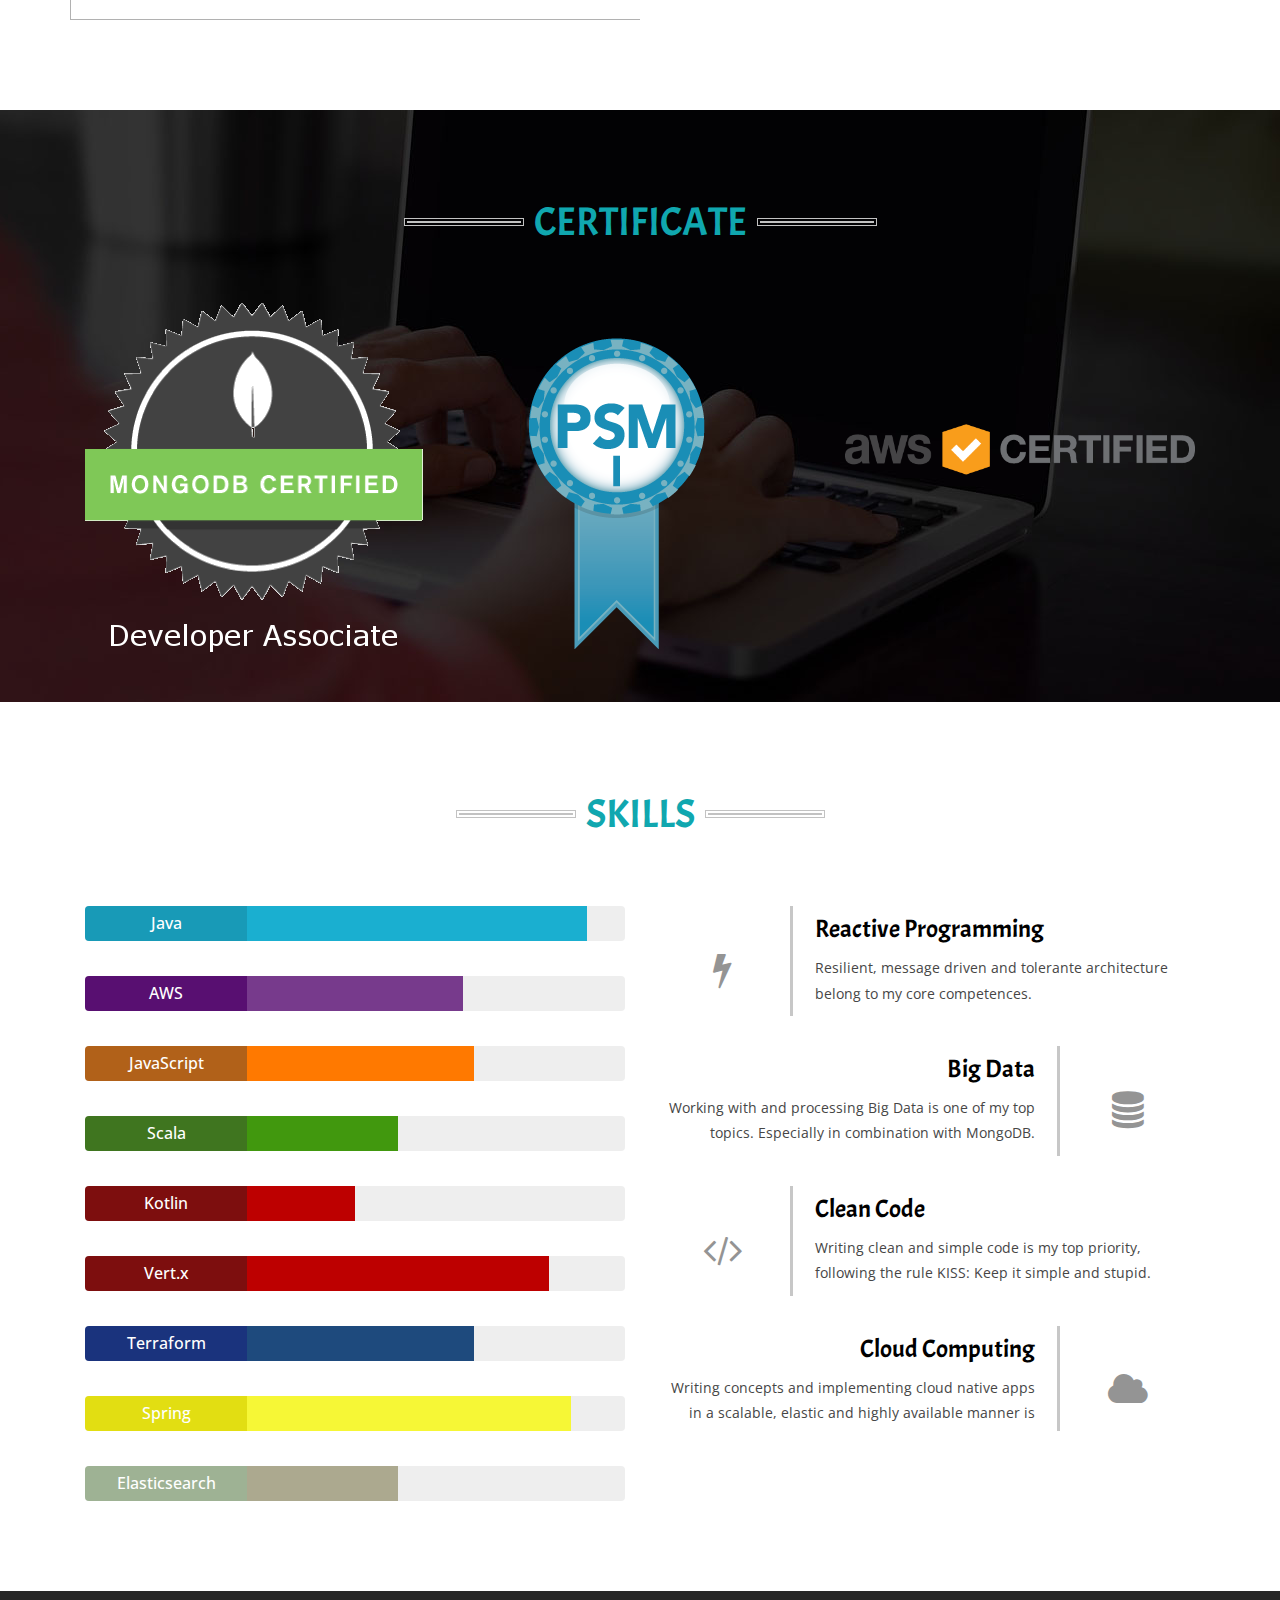
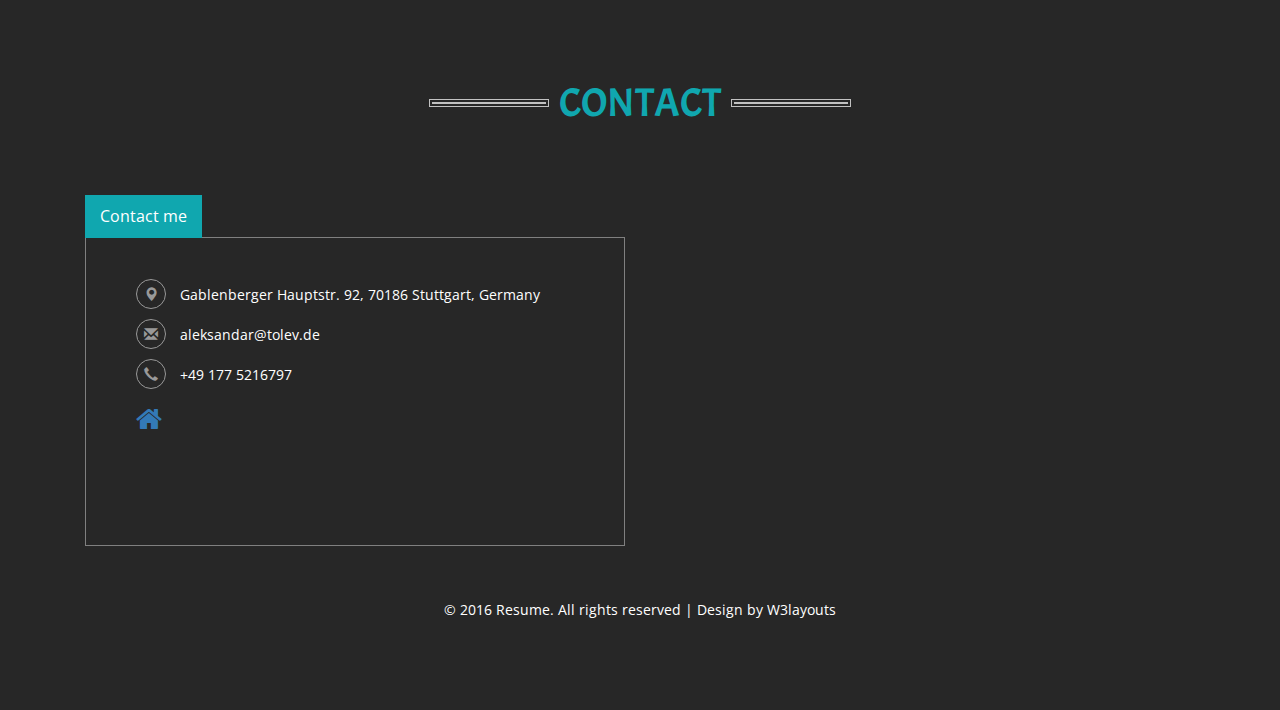
<file: index_en.html>
<!--
Author: W3layouts
Author URL: http://w3layouts.com
License: Creative Commons Attribution 3.0 Unported
License URL: http://creativecommons.org/licenses/by/3.0/
-->
<!DOCTYPE html>
<html>
<head>
<title>Aleksandar Tolev</title>
<!-- for-mobile-apps -->
<meta name="viewport" content="width=device-width, initial-scale=1">
<meta http-equiv="Content-Type" content="text/html; charset=utf-8" />
<meta name="keywords" content="Aleksandar Tolev Resume" />
<script type="application/x-javascript"> addEventListener("load", function() { setTimeout(hideURLbar, 0); }, false);
		function hideURLbar(){ window.scrollTo(0,1); } </script>
<!-- //for-mobile-apps -->
<link href="css/bootstrap.css" rel="stylesheet" type="text/css" media="all" />
<link href="css/style.css" rel="stylesheet" type="text/css" media="all" />
<!-- js -->
<script type="text/javascript" src="js/jquery-2.1.4.min.js"></script>
<!-- //js -->
<!-- fonts -->
	<link rel="stylesheet" href="fonts/font-awesome/css/font-awesome.min.css">
	<link rel="stylesheet" href="https://use.fontawesome.com/releases/v5.0.13/css/all.css" integrity="sha384-DNOHZ68U8hZfKXOrtjWvjxusGo9WQnrNx2sqG0tfsghAvtVlRW3tvkXWZh58N9jp" crossorigin="anonymous">
<link href='https://fonts.googleapis.com/css?family=Open+Sans:300italic,400italic,600italic,700italic,800italic,400,300,600,700,800' rel='stylesheet' type='text/css'>
<link href='https://fonts.googleapis.com/css?family=Acme' rel='stylesheet' type='text/css'><!-- //fonts -->
<link rel="icon" href="images/favicon.ico" type="image/x-icon">

	<!-- start-smoth-scrolling -->
		<script type="text/javascript" src="js/move-top.js"></script>
		<script type="text/javascript" src="js/easing.js"></script>
		<script type="text/javascript">
			jQuery(document).ready(function($) {
				$(".scroll").click(function(event){		
					event.preventDefault();
					$('html,body').animate({scrollTop:$(this.hash).offset().top},1000);
				});
			});
		</script>
	<!-- start-smoth-scrolling -->

<!-- skills -->
<script src="js/pie-chart.js" type="text/javascript"></script>
 <script type="text/javascript">

        $(document).ready(function () {
            $('#demo-pie-1').pieChart({
                barColor: '#10A7AF',
                trackColor: '#fff',
                lineCap: 'round',
                lineWidth: 8,
				animate: {
					duration: 1000,
					enabled: true
				},
                onStep: function (from, to, percent) {
                    $(this.element).find('.pie-value').text(Math.round(percent) + '%');
                }
            });

            $('#demo-pie-2').pieChart({
                barColor: '#10A7AF',
                trackColor: '#fff',
                lineCap: 'butt',
                lineWidth: 8,
                onStep: function (from, to, percent) {
                    $(this.element).find('.pie-value').text(Math.round(percent) + '%');
                }
            });

            $('#demo-pie-3').pieChart({
                barColor: '#10A7AF',
                trackColor: '#fff',
                lineCap: 'square',
                lineWidth: 8,
                onStep: function (from, to, percent) {
                    $(this.element).find('.pie-value').text(Math.round(percent) + '%');
                }
            });
        });
    </script>
<!-- skills -->
<script type="text/javascript" src="js/numscroller-1.0.js"></script>

<script>
	// When the user clicks on <div>, open the popup
	function myFunction() {
		var popup = document.getElementById("myPopup");
		popup.classList.toggle("show");
	}
</script>

</head>
<body>
<!-- banner -->
<div class="header-top">
	<div class="container">
		<ul>
			<li><a class="scroll" href="#about"><span class="glyphicon glyphicon-file" aria-hidden="true"></span>Resume</a></li>
			<li><a class="scroll" href="#emailme"><span class="glyphicon glyphicon-envelope" aria-hidden="true"></span>Email me</a></li>
			<li><a href="public/Resume_Aleksandar_Tolev.pdf"><span class="glyphicon glyphicon-print" aria-hidden="true"></span>Print CV</a></li>
			<li><a href="/"><span class="glyphicon glyphicon-flag" aria-hidden="true"></span>Deutsch</a></li>
			<li>
				<div class="popup" onclick="myFunction()">
					<a href="#"><span class="fa fa-user-secret" aria-hidden="true"></span>Data privacy policy</a>
					<span class="popuptext" id="myPopup">

<h2>Data Privacy Policy</h2>
<p>Our website  may be used without entering personal information. Different rules may apply to  certain services on our site, however, and are explained separately below. We  collect personal information from you (e.g. name, address, email address,  telephone number, etc.) in accordance with the provisions of German data  protection statutes. Information is considered personal if it can be associated  exclusively to a specific natural person. The legal framework for data  protection may be found in the German Federal Data Protection Act (BDSG) and the  Telemedia Act (TMG). The provisions below serve to provide information as to  the manner, extent and purpose for collecting, using and processing personal  information by the provider.</p>
<p> <strong>Aleksandar Tolev</strong>
<strong>01775216797</strong>
<strong>aleksandar@tolev.de</strong></p>
<p>    Please be  aware that data transfer via the internet is subject to security risks and,  therefore, complete protection against third-party access to transferred data  cannot be ensured.</p>

<h4>Use of Google Maps</h4>
<p>We use the “Google Maps” component of Google Inc., 1600 Amphitheatre Parkway, Mountain View, CA 94043 USA, hereinafter “Google.”</p>
<p>Google sets a cookie in order to process the user configuration and data when the page with the integrated “Google Maps” component is displayed. As a general rule, this cookie is not deleted by closing the browser, but rather expires after a certain time, as long as it is not previously manually deleted by you.</p>
<p>If you do not agree with this processing of your data, you may choose to deactivate the “Google Maps” service and thereby prevent the transfer of data to Google. To do this, you must deactivate the Java Script function in your browser. However, we would like to point out that in this case you will not be able to use “Google Maps” or at least only to a limited extent.</p>
<p>The use of “Google Maps” and the information obtained through “Google Maps” is according to Google’s Terms of Use&nbsp;</p>
<p><a href="http://www.google.de/intl/de/policies/terms/regional.html" target="_blank" rel="nofollow">http://www.google.de/intl/de/policies/terms/regional.html</a></p>
<p>as well as the additional Terms and Conditions for "Google Maps"</p>
<p><a href="https://www.google.com/intl/de_de/help/terms_maps.html" target="_blank" rel="nofollow">https://www.google.com/intl/de_de/help/terms_maps.html</a>.&nbsp;</p>

<h3>Information/Cancellation/Deletion</h3>
<p>On the basis  of the Federal Data Protection Act, you may contact us at no cost if you have  questions relating to the collection, processing or use of your personal  information, if you wish to request the correction, blocking or deletion of the  same, or if you wish to cancel explicitly granted consent. Please note that you  have the right to have incorrect data corrected or to have personal data  deleted, where such claim is not barred by any legal obligation to retain this  data.</p>
<p><a href="https://www.ratgeberrecht.eu/leistungen/muster-datenschutzerklaerung.html" target="_blank">Sample Data Privacy Policy Statement</a> provided by the <a href="https://www.ratgeberrecht.eu/" target="_blank">Law Offices of Weiß &amp; Partner</a></p>

</span>
				</div></li>
		</ul>
	</div>
</div>
<div class="header">
	<div class="container">
		<div class="col-md-8 header-left">
			<div class="col-sm-5 pro-pic">
				<img class="img-responsive" src="images/tolev.jpeg" alt=" "/>
			</div>
			<div class="col-sm-5 pro-text">
				<h1>Aleksandar Tolev</h1>
				<p>Sr. Solutions Architect</p>
			</div>
			<div class="clearfix"></div>
		</div>
		<div class="col-md-4 header-right ">
			<ul class="list-left">
				<li>Email:</li>
				<li>Phone no:</li>
				<li>Address:</li>
			</ul>
			<ul class="list-right">
				<li><a href="mailto:aleksandar@tolev.de">aleksandar@tolev.de</a></li>
				<li>+491775216797</li>
				<li>Gablenberger Hauptstr. 92, 70186 Stuttgart, Germany</li>
			</ul>
			<div class="clearfix"></div>
		</div>
		<div class="clearfix"></div>
	</div>
</div>
<!-- //banner -->
<!-- about -->
<div id="about" class="about">
	<div class="container">
		<h3 class="tittle">About me</h3>
		<p class="abt-para">I am a communicative, resilient, self working software engineer who is looking for new challenges
			and who loves to work in teams. Working with new state of the art technologies is a lot of fun. I spent my free
			time with travelling and cooking new exotic dishes.</p>
	</div>
	<div class="col-md-6 abt-left ">
		<h2>Education</h2>
				<div class="accordion">
							<div class="accordion-section">
								<h5><a class="accordion-section-title" href="#accordion-1">
									<span>2006 - 2011</span> <div>Dipl. Inf. in Software Engineering, University of Stuttgart</div>
								<i class="glyphicon glyphicon-chevron-down"></i><div class="clearfix"></div>
								</a></h5>
								<div id="accordion-1" class="accordion-section-content">
									<h6>Seminars</h6>
									<ul>
										<li><span class="glyphicon glyphicon-ok" aria-hidden="true"></span><a href="#">Intern, Management tool for, University of Stuttgart</a></li>
										<li><span class="glyphicon glyphicon-ok" aria-hidden="true"></span><a href="#">Study project A, Webapplication for creating workflows, University of Stuttgart</a></li>
										<li><span class="glyphicon glyphicon-ok" aria-hidden="true"></span><a href="#">Study project B, Search engine for competitive intelligence, Fraunhofer Institute of Stuttgart</a></li>
									</ul>
								</div>
							</div>

							<div class="accordion-section">
								<h5><div class="accordion-section-title" href="#accordion-2">
									<span>1997 - 2006</span> <div>High school, Zeppelin Gymnasium, Stuttgart</div>
								</div></h5>
							</div>

							<div class="accordion-section">
								<h5><div class="accordion-section-title" href="#accordion-3">
									<span>1993 - 1997</span> <div>Elementary school, Ostheim</div>
								</div></h5>
							</div>
							
							
				</div>
				<script>
							jQuery(document).ready(function() {
								function close_accordion_section(elem) {
									jQuery('.accordion .accordion-section-title').removeClass('active');
									jQuery('.accordion .accordion-section-content').slideUp(300).removeClass('open');
									elem.removeClass('glyphicon-chevron-up');
									elem.addClass('glyphicon-chevron-down');
								}

								jQuery('.glyphicon-chevron-down').click(function(e) {
									// Grab current anchor value
									var currentAttrValue = jQuery(this);

									if(jQuery('.accordion .accordion-section-title').is('.active')) {
										close_accordion_section(currentAttrValue);
									}else {
										currentAttrValue.removeClass('glyphicon-chevron-down');
										currentAttrValue.addClass('glyphicon-chevron-up');
										// Add active class to section title
										jQuery('.accordion .accordion-section-title').addClass('active');
										// Open up the hidden content panel
										jQuery('.accordion #accordion-1').slideDown(300).addClass('open');
									}

									e.preventDefault();
								});
							});
				</script>
	</div>
	<div class="col-md-6 abt-right ">
		<div class="col-sm-4 abt-gd-left text-center">
			<div id="demo-pie-1" class="pie-title-center" data-percent="100"> <span class="pie-value"></span> </div>
			<h4>Intern, University of Stuttgart</h4>
		</div>

		<div class="col-sm-4 abt-gd-left text-center">
			<div id="demo-pie-2" class="pie-title-center" data-percent="100"> <span class="pie-value"></span> </div>
			<h4>Study project A, University of Stuttgart</h4>
		</div>
		<div class="col-sm-4 abt-gd-left text-center">
			<div id="demo-pie-3" class="pie-title-center" data-percent="100"> <span class="pie-value"></span> </div>
			<h4>Study project B, Fraunhofer Institute of Stuttgart</h4>
		</div>
		<div class="clearfix"></div>
	</div>


			<div class="clearfix"></div>
	<div class="clearfix"></div>
</div>
<!-- about -->
<!-- education -->
<div class="employment">
	<div class="container">
		<h3 class="tittle ">Work experience</h3>
		<div class="col-md-6 employ-left">
			<h3>02/2019 – Today</h3>
		</div>
		<div class="col-md-6 employ-right">
			<h5><span class="glyphicon glyphicon-briefcase" aria-hidden="true"></span>Amazon Web Services</h5>
			<p>AWS Cloud Services</p>
			<p><b>Roles:</b> Solution Architect</p>
			<p><b>Technologies:</b> AWS Cloud</p>
		</div>
		<div class="col-md-6 employ-left2">
			<h5><span class="glyphicon glyphicon-briefcase" aria-hidden="true"></span>Porsche Finder</h5>
			<p>E-Commerce platform for used and new cars</p>
			<p><b>Roles:</b> Architect, Developer, Project manager</p>
			<p><b>Technologies:</b> Spring Boot, React, Elasticsearch, Oracle</p>
		</div>
		<div class="col-md-6 employ-right2">
			<h3>10/2017 – 01/2019</h3>
		</div>
		<div class="col-md-6 employ-left">
			<h3>05/2017 – 09/2017</h3>
		</div>
		<div class="col-md-6 employ-right">
			<h5><span class="glyphicon glyphicon-briefcase" aria-hidden="true"></span>ChatBot</h5>
			<p>ChatBot connection for marketing support</p>
			<p><b>Roles:</b> Architect and Project manager middleware</p>
			<p><b>Technologies:</b> Spring Boot and Cloud, IBM Bluemix and Watson, MongoDB</p>
		</div>
		<div class="col-md-6 employ-left2">
			<h5>LeM & SPM<span class="glyphicon glyphicon-briefcase" aria-hidden="true"></span></h5>
			<p>Innovative analysis of a vehicle fleet (e.g. scooters, wheelchairs)</p>
			<p><b>Roles:</b> Architect</p>
			<p><b>Technologies:</b> MEAN Stack (MongoDB, Express JS, Angular JS, Node JS)</p>
		</div>
		<div class="col-md-6 employ-right2">
			<h3>09/2016 – 04/2017</h3>
		</div>
		<div class="col-md-6 employ-left">
			<h3>09/2014 – 12/2016</h3>
		</div>
		<div class="col-md-6 employ-right">
			<h5><span class="glyphicon glyphicon-briefcase" aria-hidden="true"></span>AMRA</h5>
			<p>Monitoring and visualization of carriers and their goods</p>
			<p><b>Roles:</b> Architect, Developer, Tester, Requirements engineer</p>
			<p><b>Technologies:</b> Java, Vert.x, MongoDB, Vaadin</p>
		</div>
		<div class="col-md-6 employ-left2">
			<h5>Connected Vehicle<span class="glyphicon glyphicon-briefcase" aria-hidden="true"></span></h5>
			<p>Telemetry platform for fleet management</p>
			<p><b>Roles:</b> Developer, Tester</p>
			<p><b>Technologies:</b> Java, Spring, Oracle DB, JPA, inubitSuite, Vaadin</p>
		</div>
		<div class="col-md-6 employ-right2">
			<h3>05/2014 – 08/2014</h3>
		</div>
		<div class="col-md-6 employ-left ">
			<h3>08/2012 – 04/2014</h3>
		</div>
		<div class="col-md-6 employ-right">
			<h5><span class="glyphicon glyphicon-briefcase" aria-hidden="true"></span>Fleetboard</h5>
			<p>Extension of existing telemetry platform for truck management</p>
			<p><b>Roles:</b> Developer, Tester</p>
			<p><b>Technologies:</b> Java, Spring, IBM DB2, JUnit, Struts</p>
		</div>
		<div class="col-md-6 employ-left2">
			<h5>Newsroom<span class="glyphicon glyphicon-briefcase" aria-hidden="true"></span></h5>
			<p>Customer consulting for a messaging platform</p>
			<p><b>Roles:</b> Developer, Consultant</p>
			<p><b>Technologies:</b> FirstSpirit CMS, jQuery</p>
		</div>
		<div class="col-md-6 employ-right2">
			<h3>04/2012 – 07/2012</h3>
		</div>
		<div class="clearfix"></div>
	</div>
</div>
<!-- education -->
<!-- num scroller -->
<div class="num-scroller">
	<div class="container">
		<h3 class="tittle ">Certificate</h3>
		<div class="col-sm-4"><img class="img-responsive" src="images/logo.png" alt=" "/></div>
		<div class="col-sm-4"><img class="img-responsive" src="images/psmbadge.png" alt=" "/></div>
		<div class="col-sm-4 aws-certificate"><img class="img-responsive" src="images/AWS_Certified_Logo_SAA_588x300_Color.png" alt=" "/></div>
		<div class="clearfix"></div>
	</div>
</div>
<!-- //num scroller -->
<!-- more skills -->
<div class="more">
	<div class="container">
		<h3 class="tittle ">Skills</h3>
		<div class="col-md-6 skill-left ">
			<div class="progress">
				  <div class="progress-bar progress-bar-success" style="width: 30%">Java
					<span class="sr-only"></span>
				  </div>
				  <div class="progress-bar progress-bar-warning " style="width: 63%">
					<span class="sr-only"></span>
				  </div>
				  <div class="clearfix"></div>
			</div>
			<div class="progress">
				  <div class="progress-bar progress-bar-success1" style="width: 30%">AWS
					<span class="sr-only"></span>
				  </div>
				  <div class="progress-bar progress-bar-warning1" style="width: 40%">
					<span class="sr-only"></span>
				  </div>
				  <div class="clearfix"></div>
			</div>
			<div class="progress">
				  <div class="progress-bar progress-bar-success2" style="width: 30%">JavaScript
					<span class="sr-only"></span>
				  </div>
				  <div class="progress-bar progress-bar-warning2 " style="width: 42%">
					<span class="sr-only"></span>
				  </div>
				  <div class="clearfix"></div>
			</div>
			<div class="progress">
				  <div class="progress-bar progress-bar-success3" style="width: 30%">Scala
					<span class="sr-only"></span>
				  </div>
				  <div class="progress-bar progress-bar-warning3" style="width: 28%">
					<span class="sr-only"></span>
				  </div>
				  <div class="clearfix"></div>
			</div>
			<div class="progress">
				<div class="progress-bar progress-bar-success4" style="width: 30%">Kotlin
					<span class="sr-only"></span>
				</div>
				<div class="progress-bar progress-bar-warning4" style="width: 20%">
					<span class="sr-only"></span>
				</div>
				<div class="clearfix"></div>
			</div>
			<div cl
			<div class="progress">
				  <div class="progress-bar progress-bar-success4" style="width: 30%">Vert.x
					<span class="sr-only"></span>
				  </div>
				  <div class="progress-bar progress-bar-warning4" style="width: 56%">
					<span class="sr-only"></span>
				  </div>
				  <div class="clearfix"></div>
			</div>
			<div class="progress">
				<div class="progress-bar progress-bar-success5" style="width: 30%">Terraform
					<span class="sr-only"></span>
				</div>
				<div class="progress-bar progress-bar-warning5" style="width: 42%">
					<span class="sr-only"></span>
				</div>
				<div class="clearfix"></div>
			</div>
			<div class="progress">
				<div class="progress-bar progress-bar-success6" style="width: 30%">Spring
					<span class="sr-only"></span>
				</div>
				<div class="progress-bar progress-bar-warning6" style="width: 60%">
					<span class="sr-only"></span>
				</div>
				<div class="clearfix"></div>
			</div>
			<div class="progress no-marg">
				<div class="progress-bar progress-bar-success7" style="width: 30%">Elasticsearch
					<span class="sr-only"></span>
				</div>
				<div class="progress-bar progress-bar-warning7" style="width: 28%">
					<span class="sr-only"></span>
				</div>
				<div class="clearfix"></div>
			</div>
		</div>
		<div class="col-md-6 skill-right ">
			<div class="scrollbar scrollbar1" style="height: 525px;">
				<div class="more-gds">
					<div class="col-sm-3 more-left">
						<span class="fa fa-bolt" aria-hidden="true"></span>
					</div>
					<div class="col-sm-9 more-right">
						<h4>Reactive Programming</h4>
						<p>Resilient, message driven and tolerante architecture belong to my core competences.</p>
					</div>
					<div class="clearfix"></div>
				</div>
				<div class="more-gds yes_marg">
					<div class="col-sm-9 more-right2">
						<h4>Big Data</h4>
						<p>Working with and processing Big Data is one of my top topics. Especially in combination
							with MongoDB.</p>
					</div>
					<div class="col-sm-3 more-left">
						<span class="fa fa-database" aria-hidden="true"></span>
					</div>
					<div class="clearfix"></div>
				</div>
				<div class="more-gds yes_marg">
					<div class="col-sm-3 more-left">
						<span class="fa fa-code" aria-hidden="true"></span>
					</div>
					<div class="col-sm-9 more-right">
						<h4>Clean Code</h4>
						<p>Writing clean and simple code is my top priority,
						following the rule KISS: Keep it simple and stupid.</p>
					</div>
					<div class="clearfix"></div>
				</div>
				<div class="more-gds yes_marg">
					<div class="col-sm-9 more-right2">
						<h4>Cloud Computing</h4>
						<p>Writing concepts and implementing cloud native apps in a scalable, elastic and highly available
							manner is one of my specialites.</p>
					</div>
					<div class="col-sm-3 more-left">
						<span class="fa fa-cloud" aria-hidden="true"></span>
					</div>
					<div class="clearfix"></div>
				</div>
				<div class="more-gds yes_marg">
					<div class="col-sm-3 more-left">
						<span class="fab fa-aws" aria-hidden="true"></span>
					</div>
					<div class="col-sm-9 more-right">
						<h4>Infrastructure as Code</h4>
						<p>Reproducible, reusable, documented and automated infrastructure is one
							of the major topics for DevOps.</p>
					</div>
					<div class="clearfix"></div>
				</div>
			</div>
		</div>
		<div class="clearfix"></div>
	</div>
</div>
<!-- more skills -->
<!-- contact -->
<div id="emailme" class="contact" >
	<div class="container" >
		<h3 class="tittle">Contact</h3>
		<div class="col-md-6 contact-left">
			<div class="horizontal-tab">
				<ul class="nav nav-tabs">
					<li class="active"><a href="#tab1" data-toggle="tab" aria-expanded="false">Contact me</a></li>
				</ul>
				<div class="tab-content">
					<div class="tab-pane active in" id="tab1">
						<div class="contact-form" style="height: 309px;">
							<ul>
								<li><i class="glyphicon glyphicon-map-marker" aria-hidden="true"></i>Gablenberger Hauptstr. 92, <span>70186 Stuttgart, Germany</span></li>
								<li><i class="glyphicon glyphicon-envelope" aria-hidden="true"></i><a href="mailto:aleksandar@tolev.de">aleksandar@tolev.de</a></li>
								<li><i class="glyphicon glyphicon-earphone" aria-hidden="true"></i>+49 177 5216797</li>
								<a href="https://tolev.de"><i class="fa fa-home fa-2x" aria-hidden="true"></i></a>
								<a href="https://www.linkedin.com/in/aleksandar-tolev"><i class="fab fa-linkedin-in fa-2x" aria-hidden="true"></i></a>
								<a href="https://twitter.com/fritzace80"><i class="fab fa-twitter fa-2x" aria-hidden="true"></i></a>
								<a href="https://www.xing.com/profile/Aleksandar_Tolev"><i class="fab fa-xing fa-2x" aria-hidden="true"></i></a>
							</ul>
						</div>
					</div>
				</div>
            </div>
		</div>
		<div class="col-md-6 contact-right">
			<iframe src="https://www.google.com/maps/embed/v1/place?q=Gablenberger+Hauptstraße+92,+Stuttgart,+Deutschland&zoom=16&key=AIzaSyCFF5K9EdEsUEFDWqFFhb-AmxYT0dd2pgE" frameborder="0" style="border:0; height:350px"></iframe>
		</div>
		<div class="clearfix"></div>
		<p class="copy-right">&copy 2016 Resume. All rights reserved | Design by <a href="http://w3layouts.com/">W3layouts</a></p>
	</div>
</div>
<!-- //contact -->
<!-- for bootstrap working -->
	<script src="js/bootstrap.js"></script>
<!-- //for bootstrap working -->
	<!--scrolling js-->
	<script src="js/jquery.nicescroll.js"></script>
	<script src="js/scripts.js"></script>
	<!--//scrolling js-->
	<!-- smooth scrolling -->
	<script type="text/javascript">
		$(document).ready(function() {
		/*
			var defaults = {
			containerID: 'toTop', // fading element id
			containerHoverID: 'toTopHover', // fading element hover id
			scrollSpeed: 1200,
			easingType: 'linear' 
			};
		*/								
		$().UItoTop({ easingType: 'easeOutQuart' });
		});
	</script>
	<a href="#" id="toTop" style="display: block;"> <span id="toTopHover" style="opacity: 1;"> </span></a>
<!-- //smooth scrolling -->

</body>
</html>
</file>
<file: css/style.css>
/*--
Author: W3layouts
Author URL: http://w3layouts.com
License: Creative Commons Attribution 3.0 Unported
License URL: http://creativecommons.org/licenses/by/3.0/
--*/
html, body{
	margin:0;
	background:	#fff;
	font-family: 'Open Sans', sans-serif;
}
h4, h5, h6,
h1, h2, h3 {
margin: 0;
font-family: 'Acme', sans-serif;
}
p{
	margin:0;
}
ul,label{
	margin:0;
	padding:0;
}
input[type="button"],input[type="submit"]{
	transition:0.5s all;
	-webkit-transition:0.5s all;
	-moz-transition:0.5s all;
	-o-transition:0.5s all;
	-ms-transition:0.5s all;
}
body a{
	transition: 0.5s all;
	-webkit-transition: 0.5s all;
	-o-transition: 0.5s all;
	-moz-transition: 0.5s all;
	-ms-transition: 0.5s all;
	text-decoration:none;

}
body a:hover{
	text-decoration:none;
}
/*-- to-top --*/
#toTop {
	display: none;
	text-decoration: none;
	position: fixed;
	bottom: 28px;
	right: 1%;
	overflow: hidden;
	z-index: 999; 
	width: 32px;
	height: 32px;
	border: none;
	text-indent: 100%;
	background: url("../images/arr.png") no-repeat 0px 0px;
}
#toTopHover {
	width: 32px;
	height: 32px;
	display: block;
	overflow: hidden;
	float: right;
	opacity: 0;
	-moz-opacity: 0;
	filter: alpha(opacity=0);
}
/*-- //to-top --*/
/*-- resume --*/
.header-top{
	background:#10A7AF;
	padding:20px 0;
}
.header-top ul li a {
    color: #fff;
    font-size: 14px;
    text-decoration: none;
	outline:none;
}
.header-top ul li a span {
    margin-right: 7px;
}
.header-top ul li {
    list-style-type: none;
    display: inline-block;
    margin-right: 40px;
}
.header {
    background: #f7f7f7;
    padding: 30px 0;
    border-bottom: 5px solid #E4E4E4;
}
.header-left {
    padding: 0;
}
.pro-pic {
    width: 27%;
}
.pro-pic img {
    border: 2px solid #10A7AF;
    padding: 12px;
    background: #fff;
}

.pro-text h1 {
    font-size: 35px;
    margin: 23px 0 24px;
    color: #10A7AF;
    text-transform: uppercase;
}
.pro-text p {
    font-size: 15px;
    color: #fff;
}
.header-right ul li {
    font-size: 14px;
    line-height: 3em;
    list-style-type: none;
    color: #fff;
}
ul.list-left {
    float: left;
    width: 27%;
}
ul.list-right {
    float: left;
    width: 73%;
}
ul.list-left li {
    font-weight: 700;
    color: #10A7AF;
}
.header-right ul li a {
    color: #fff;
    text-decoration: none;
}
.header{
    background: url(../images/pic2.jpg) no-repeat center;
    background-size: cover;
    -webkit-background-size: cover;
    -o-background-size: cover;
    -ms-background-size: cover;
    -moz-background-size: cover;
}

/*-- //resume --*/
.about {
    padding: 90px 0 0;
    border-bottom: 5px solid #E4E4E4;
}
h3.tittle {
    font-size: 40px;
    text-transform: uppercase;
    text-align: center;
    margin-bottom: 35px;
    color: #10A7AF;
}
p.abt-para {
    color: #464646;
    line-height: 2.2em;
    text-align: center;
    font-size: 14px;
    width: 75%;
    margin: 0 auto 50px;
}
.abt-left{
	background:#f7f7f7;
}
.abt-right{
    background: url(../images/pic3.jpg) no-repeat center;
    background-size: cover;
    -webkit-background-size: cover;
    -o-background-size: cover;
    -ms-background-size: cover;
    -moz-background-size: cover;
	min-height:610px;	
}
.abt-gd-left {
    padding-top: 200px;
}

.aws-certificate {
	padding-top: 175px;
}
/*--pie-chart---*/
.pie-title-center {
  display: inline-block;
  position: relative;
  text-align: center;
}
h3.tittle:after, h3.tittle:before {
    border: 4px double #c2c2c2;
    width: 120px;
    display: inline-block;
    content: "";
    margin: 9px 10px;
}

.pie-value {
    display: block;
    position: absolute;
    font-size: 28px;
    top: 27%;
    left: 0;
    right: 0;
    color: #fff;
}
.abt-gd-left h4 {
    margin-top: 40px;
    color: #10A7AF;
    font-weight: 100;
    font-size: 22px;
}
.abt-left {
    padding: 120px 100px 0;
	min-height:610px;
}
.abt-left h2 {
    font-size: 32px;
    color: #10A7AF;
    margin-bottom: 45px;
}
/*-- //about--*/
/*-- Accordion --*/
.accordion, .accordion * {
	-webkit-box-sizing:border-box; 
	-moz-box-sizing:border-box; 
	box-sizing:border-box;
}

.accordion {
	overflow:hidden;
	background:#f7f7f7;
    border: 1px solid #CACACA;
}
/*----- Section Titles -----*/
.accordion-section-title {
    width: 100%;
    display: inline-block;
    border-bottom:1px solid #CACACA;
    background: #fff;
    transition: all linear 0.15s;
    font-size: 20px;
    color: #464646;
    text-indent: 2em;
	text-decoration:none;
    padding: 31px 0;
	font-family: 'Open Sans', sans-serif;
	text-transform:uppercase;
}

.accordion-section-title.active, .accordion-section-title:hover,.accordion-section-title.focus {
    color: #464646;
	text-decoration:none;
}

.accordion-section:last-child .accordion-section-title {
border-bottom: none;
}
.accordion-section-content.open{
    border-top: 1px solid #cacaca;	
}
.accordion-section-content {
    padding: 15px 15px;
    display: none;
    border: none;
    border-bottom: 1px solid #cacaca;
    background: #fff;
    text-decoration: none;
    text-indent: 2em;
}
.accordion p {
    color: #464646;
    font-size: 14px;
    line-height: 1.8em;
}
.accordion i {
    float: right;
    margin:4px 20px 0 0;
    color: #000;
    font-size: 13px;
}
a.accordion-section-title span {
    font-family: 'Open Sans', sans-serif;
    font-size: 14px;
    margin: 0 9px 14px 0;
    color: #929292;
}
div.accordion-section-title span {
    font-family: 'Open Sans', sans-serif;
    font-size: 14px;
    margin: 0 9px 14px 0;
    color: #929292;
}
.accordion-section h6 {
    font-size: 20px;
    margin-bottom: 15px;
}
.accordion-section ul li {
    list-style-type: none;
    line-height: 2em;
    font-size: 14px;
    color: #464646;
}
.accordion-section ul li a{
    color: #464646;
	text-decoration:none;	
}
.accordion-section ul li span {
    margin-right: 14px;
    color: #10A7AF;
    font-weight: 100;
}
/*-- Section Content --*/
/*-- employment --*/
.employment{
	padding:90px 0;
}

.employ-right h5 {
    font-size: 22px;
    color: #10A7AF;
    margin-bottom: 20px;
    text-transform: uppercase;
}
.employ-right h5 span {
    color: #fff;
    background: #b1b1b1;
    font-size: 14px;
    padding: 10px 10px;
    margin-right: 30px;
}
.employ-right {
    border: 1px solid #B1B1B1;
    padding: 42px 35px 0px 0px;
    border-right: none;
    min-height: 200px;
    border-top: none;
}
.employ-right p {
    padding-left: 4.8em;
    color: #464646;
    line-height: 2.2em;
    font-size: 14px;
}
.employ-left2 p {
    padding-right: 4.8em;
    color: #464646;
    line-height: 2.2em;
    font-size: 14px;
	text-align:right;
}
.employ-left h4 {
    text-align: right;
    font-size: 86px;
    color: #000;
    font-style: italic;
}
.employ-left h3 {
    text-align: right;
    font-size: 46px;
    color: #000;
    font-style: italic;
}
.employ-left{
    padding: 53px 35px 0px 0px;
    min-height: 200px;
}
.employ-left2{
    padding: 42px 0px 0px 35px;
    border: none;
    border-bottom: 1px solid #B1B1B1;
    border-top: 1px solid #B1B1B1;
    min-height: 200px;
}
.employ-left2 h5 {
    text-align: right;
    font-size: 22px;
    color: #10A7AF;
    margin-bottom: 20px;
    text-transform: uppercase;
}
.employ-left2 h5 span {
    color: #fff;
    background: #b1b1b1;
    font-size: 14px;
    padding: 10px 10px;
    margin-left: 30px;
}
.employ-right2 h4 {
    font-size: 86px;
    color: #000;
    font-style: italic;
}
.employ-right2 h3 {
    font-size: 46px;
    color: #000;
    font-style: italic;
}
.employ-right2 {
    padding: 53px 0px 0px 35px;
    border-left: 1px solid #B1B1B1;
    min-height: 200px;
    border-bottom: 1px solid #B1B1B1;
}
.border-emp{
	border-top: 1px solid #B1B1B1;
	border-bottom: 1px solid #B1B1B1;
}
/*-- //employment --*/
/*-- numscroller --*/
.num-scroller{
    background: url(../images/pic7.jpg) no-repeat center;
    background-size: cover;
    -webkit-background-size: cover;
    -o-background-size: cover;
    -ms-background-size: cover;
    -moz-background-size: cover;
    min-height: 500px;	
	padding-top:90px; 
}
.numscroller {
    color: #fff;
    font-size: 25px;
    border: 4px solid #fff;
    width: 146px;
    height: 146px;
    border-radius: 100%;
    line-height: 136px;
    margin: 0 auto;
}
.capabil-grid p {
    margin-top: 45px;
    text-align: center;
    font-size: 22px;
    color: #fff;
    font-weight: 500;
    text-transform: uppercase;
}
/*-- //numscroller --*/
.portfolio{
	padding:90px 0;
    border-bottom: 5px solid #E4E4E4;
}
.sap_tabs{
	clear:both;
	padding: 0em 0 0em;
}
.resp-tabs-list {
	text-align:center;
    list-style: none;
    margin: 3em 0 4em 0;
    padding: 0;
}
.resp-tab-item{
    margin: 0 25px;
    padding: 0 35px 25px 35px;
    text-decoration: none;
    color: #ccc;
    cursor: pointer;
    font-size: 18px;
    text-transform: uppercase;
    border-bottom: 2px solid #ccc;
    display: inline-block;
    text-align: center;
    list-style: none;
    outline: none;
    -webkit-transition: all 0.3s ease-out;
    -moz-transition: all 0.3s ease-out;
    -ms-transition: all 0.3s ease-out;
    -o-transition: all 0.3s ease-out;
    transition: all 0.3s ease-out;
    text-transform: Capitalize;
    font-weight: 600;
}
.resp-tab-active,.resp-tab-item:hover{
	color: #333;
    border-bottom:2px solid #10A7AF;
}
.resp-tabs-container {
	padding: 0px;
	clear: left;	
}
h2.resp-accordion {
	cursor: pointer;
	padding: 5px;
	display: none;
}
.resp-tab-content {
	display: none;
}
.resp-content-active, .resp-accordion-active {
   display: block;
}

.thumb {
    max-width: 100%;
    margin-left: auto;
    margin-right: auto;
    position: relative;
    overflow: hidden;
}
.thumb:before, .thumb:after {
    content: "";
    position: absolute;
    opacity: 0;
    pointer-events: none;
    z-index: 6;
    -webkit-transition: all 0.5s ease 0s;
    transition: all 0.5s ease 0s;
    box-shadow: none;
}
.thumb:before {
    top:28px;
    left:28px;
    right: 100%;
    bottom: 100%;
    border-top: 3px solid #10A7AF;
    border-left: 3px solid #10A7AF;
}
.thumb:hover:before {
    opacity: 1;
    bottom: 0;
    right: 0;
}
.thumb:hover img {
    -ms-transform: scale(1.1);
    -webkit-transform: scale(1.1);
    transform: scale(1.1);
}
.thumb img {
    -webkit-transition: 0.35s all ease;
    transition: 0.35s all ease;
	width:100%;
}
.thumb .team_pos {
    position: absolute;
    background:rgba(0, 0, 0, 0.41);
    width: 100%;
    bottom: -84px;
    left: 0;
    margin-top: 0px;
    padding: 6px 0;
    text-align: center;
}
.thumb:after {
    left: 100%;
    top: 100%;
    bottom:28px;
    right:28px;
    border-bottom: 3px solid #10A7AF;
    border-right: 3px solid #10A7AF;
}
.thumb:hover:after {
    opacity: 1;
    left: 0;
    top: 0;
}
.thumb:hover .team_pos {
    top: 0;
}
.thumb:hover ul li {
    margin: 77px 0px 0;
}
.team ul li {
    display: inline-block;
    margin: 11px 5px 0;
    width: 14%;
}
.pic {
    overflow: hidden;
    margin: auto;
}
.fb_icon1 {
    background: url(../images/search.png) no-repeat 2px 1px #000;
    width: 50px;
    height: 50px;
    border-radius: 100%;
    -webkit-border-radius: 100%;
    -moz-border-radius: 100%;
    -ms-border-radius: 100%;
    -o-border-radius: 100%;
}
.modal-header {
    border: none;
}
button.close{
	outline:none;
}
.modal-dialog {
    width: 600px;
    margin: 13em auto 0;
}
.port-modal{
	background:none;
	box-shadow:none;
	border:none;
}
div#portfolioModal1,div#portfolioModal2,div#portfolioModal3,div#portfolioModal4,div#portfolioModal5,div#portfolioModal6,div#portfolioModal7,div#portfolioModal8,div#portfolioModal9,div#portfolioModal10 {
    background: rgba(0, 0, 0, 0.55);
}
/*-- portfolio --*/

#portfolio .portfolio-item {
    right: 0;
    margin: 0 0 15px;
}
#portfolio .portfolio-item .portfolio-link {
    display: block;
    position: relative;
    margin: 0 auto;
    max-width: 400px;
}
#portfolio .portfolio-item .portfolio-link .caption {
    position: absolute;
    width: 100%;
    height: 100%;
    opacity: 0;
    background: rgba(24,188,156,.9);
    -webkit-transition: all ease .5s;
    -moz-transition: all ease .5s;
    transition: all ease .5s;
}
#portfolio .portfolio-item .portfolio-link .caption:hover {
    opacity: 1;
}
#portfolio .portfolio-item .portfolio-link .caption .caption-content {
    position: absolute;
    top: 50%;
    width: 100%;
    height: 20px;
    margin-top: -12px;
    text-align: center;
    font-size: 20px;
    color: #fff;
}
#portfolio .portfolio-item .portfolio-link .caption .caption-content i {
    margin-top: -12px;
	font-size: 35px;
}
#portfolio * {
    z-index: 2;
}
@media(min-width:767px) {
    #portfolio .portfolio-item {
    margin: 0 0 30px;
    }
}

.portfolio-modal .modal-content h3 {
    margin: 0 0 44px 0px;
    font-size: 2em;
    color: #fff;
}
.portfolio-modal .modal-content img {
    margin: 0 auto;
}
.portfolio-modal .modal-content p {
	font-size: 14px;
    padding: 2em 0;
    line-height: 1.8em;
    color: #fff;
}
.portfolio-modal .close-modal {
    position: absolute;
    top: 25px;
    right: 25px;
    width: 75px;
    height: 75px;
    background-color: transparent;
    cursor: pointer;
    z-index: 1;
}
.portfolio-modal .close-modal:hover {
    opacity: .7;
}
.col-lg-offset-2 {
    margin-left: 0;
	margin:30px auto 0;
	float:none;
}
.portfolio-modal .close-modal .lr {
    z-index: 1051;
    width: 1px;
    height: 75px;
    margin-left: 35px;
    background-color: #fff;
    -webkit-transform: rotate(45deg);
    -ms-transform: rotate(45deg);
    transform: rotate(45deg);
}
.portfolio-modal .close-modal .lr .rl {
    z-index: 1052;
    width: 1px;
    height: 75px;
    background-color: #fff;
    -webkit-transform: rotate(90deg);
    -ms-transform: rotate(90deg);
    transform: rotate(90deg);
}
.yes_marg{
	margin-top:30px;
}
/*-- //portfolio --*/
/*-- skills --*/
.more {
    padding: 90px 0;
}
.progress p{
	float:right;
	margin-right:10px;
	font-weight:600;
	color:#464646;
	font-size:15px;
}
.progress {
    height: 35px;
    background-color: #eee;
    border-radius: 4px;
    -webkit-box-shadow: none;
    box-shadow: none;
    line-height: 32px;
    margin-bottom: 35px;
}
.progress-bar {
    font-size: 16px;
    line-height: 34px;
    -webkit-box-shadow: none;
    box-shadow: none;
	font-weight:500;
}
.progress-bar-success {
    background-color: #189AB7;
}
.progress-bar-warning {
    background-color: #1AAFD0;
}
.progress-bar.progress-bar-success1 {
    background: #580F71;
}
.progress-bar.progress-bar-warning1 {
    background: #773A8C;
}
.progress-bar.progress-bar-success2 {
    background: #B16119;
}
.progress-bar.progress-bar-warning2 {
    background: #ff7900;
}
.progress-bar.progress-bar-success3 {
    background: #3F751F;
}
.progress-bar.progress-bar-warning3 {
    background: #41980E;
}
.progress-bar.progress-bar-success4 {
    background: #7D0E0E;
}
.progress-bar.progress-bar-warning4 {
    background: #BD0000;
}
.progress-bar.progress-bar-success5 {
    background: #1a337d;
}
.progress-bar.progress-bar-warning5 {
    background: #1e4a7d;
}
.progress-bar.progress-bar-success6 {
    background: rgb(226, 222, 18);
}
.progress-bar.progress-bar-warning6 {
    background: #f6f736;
}
.progress-bar.progress-bar-success7 {
    background: rgba(149, 172, 139, 0.91);
}
.progress-bar.progress-bar-warning7 {
    background: #aca98f;
}
.no-marg{
	margin:0;
}
.more h3,.contact h3{
	margin-bottom:70px;
}
.more-left span {
    color: #949494;
    font-size: 37px;
}
.more-left{
    text-align: center;
    padding: 0;
    margin-top: 45px;
}

.more-right h4,.more-right2 h4 {
    color: #000;
    font-size: 25px;
    margin-bottom: 12px;
}
.more-right2 h4 ,.more-right2 p{
text-align:right;	
}
.more-right {
    border-left: 3px solid #C7C7C7;
    padding: 10px 10px 10px 22px;
}
.more-right2 {
    border-right: 3px solid #C7C7C7;
    padding: 10px 22px 10px 10px;
}
.more-right p ,.more-right2 p{
    font-size: 14px;
    line-height: 1.8em;
    color: #464646;
}
.scrollbar {
    height: 314px;
    background: #fff;
    overflow-y: scroll;
    padding: 0em 0em 0;
}
/*-- //skills --*/
/*-- contact --*/
.contact {
    background: #272727;
    padding: 90px 0;
}
.contact-right iframe {
    width: 100%;
    height: 588px;
}
p.copy-right {
    color: #fff;
    text-align: center;
    margin-top: 50px;
    font-size: 14px;
}
p.copy-right a{
    color: #fff;
	text-decoration:none;	
}
p.copy-right a:hover{
    color: #10A7AF;	
}
.contact-form ul li i{
	color: #999;
    border: 1px solid #999;
    padding:.5em;
    border-radius: 100%;
	-webkit-border-radius: 100%;
	-moz-border-radius: 100%;
	-o-border-radius: 100%;
	-ms-border-radius: 100%;
    margin-right: 1em;
}
.contact-form ul li{
	margin-bottom:10px;
}
.contact-form {
    padding: 40px 50px;
    border: 1px solid #808080;
}
.nav-tabs > li.active > a, .nav-tabs > li.active > a:hover, .nav-tabs > li.active > a:focus {
    color: #fff;
    cursor: default;
    background-color: #10A7AF;
    border: none;
}
.nav-tabs > li > a {
    margin-right: 2px;
    line-height: 1.42857143;
    border: none;
    border-radius: 0px;
}
.nav > li > a {
    color: #fff;
    font-size: 16px;
}
.nav-tabs {
    border-bottom: none;
}
.nav > li > a:hover, .nav > li > a:focus {
    background-color: #10A7AF;
}
.contact-form ul li {
    list-style-type: none;
    font-size: 14px;
    color: #fff;
}
.contact-form ul li a{
    color: #fff;
	text-decoration:none;
}
.contact-form input[type="text"],.contact-form input[type="email"],.contact-form textarea{
    width: 100%;
    border: none;
    border-bottom: 1px solid #fff;
    background: none;
    color: #fff;
    padding: 12px 10px;
    margin-bottom: 30px;
    outline: none;
    font-size: 14px;
	resize:none;
}
.contact-form input[type="submit"]{
outline:none;
font-size:16px;
color:#fff;
background:#10A7AF;
padding:8px 15px;
border:none;
}
.contact-form input[type="submit"]:hover{
color:#10A7AF;
background:#fff;	
}
.contact-form textarea{
	min-height:105px;	
}
.contact-form ul {
    margin-bottom: 30px;
}

.fileUpload {
    position: relative;
    overflow: hidden;
    margin: 10px;
}
.fileUpload input.upload {
    position: absolute;
    top: 0;
    right: 0;
    margin: 0;
    padding: 0;
    font-size: 20px;
    cursor: pointer;
    opacity: 0;
    filter: alpha(opacity=0);
}
.contact-form input#uploadFile{
    width: 75%;
    border: none;
    border-bottom: 1px solid #fff;
    background: none;
    color: #fff;
    padding: 12px 10px;
    margin-bottom: 30px;
    outline: none;
    font-size: 14px;
}
.fileUpload.btn-primary {
    color: #fff;
    background:none;
    border: 1px solid #10A7AF ;
    outline: none;
}
.fileUpload.btn-primary:hover {
	border: 1px solid #fff ;
	color:#10A7AF ;
}
.fileUpload.btn {
    padding: 9px 18px;
	border-radius:0px;
}

/* Popup container */
.popup {
    position: relative;
    display: inline-block;
    cursor: pointer;
}

/* The actual popup (appears on top) */
.popup .popuptext {
    visibility: hidden;
    width: 800px;
    background-color: #555;
    color: #fff;
    text-align: center;
    border-radius: 6px;
    padding: 8px 0;
    position: absolute;
    z-index: 1;
    /*bottom: 125%;*/
    left: 50%;
    margin-left: -80px;
}

/* Popup arrow */
.popup .popuptext::after {
    content: "";
    position: absolute;
    top: 100%;
    left: 50%;
    margin-left: -5px;
    border-width: 5px;
    /*border-style: solid;*/
    /*border-color: #555 transparent transparent transparent;*/
}

/* Toggle this class when clicking on the popup container (hide and show the popup) */
.popup .show {
    visibility: visible;
    -webkit-animation: fadeIn 1s;
    animation: fadeIn 1s
}

/* Add animation (fade in the popup) */
@-webkit-keyframes fadeIn {
    from {opacity: 0;}
    to {opacity: 1;}
}

@keyframes fadeIn {
    from {opacity: 0;}
    to {opacity:1 ;}
}
/*-- //contact --*/
/*-- responsive media queries --*/

@media (max-width: 1440px){
	.thumb:hover ul li {
		margin: 73px 0px 0;
	}	
}
@media (max-width: 1366px){
	.abt-left {
		padding: 90px 80px 0;
		min-height: 565px;
	}
	.abt-right {
		min-height: 565px;
	}
	.accordion-section-title {
		padding: 27px 0;
	}
}
@media (max-width: 1280px){
	.accordion-section-title {
		font-size: 18px;
		text-indent: 1em;
	}
	.thumb:hover ul li {
		margin: 72px 0px 0;
	}
	.aws-certificate {
		padding-top: 145px;
	}	
}
@media (max-width: 1080px){
	.header-right {
		padding: 0;
		width: 38%;
		float:left;
	}
	.header-left {
		float:left;
		width: 61%;
	}
	.pro-pic {
		width: 34%;
	}
	.abt-left {
		padding: 56px 28px 0;
		min-height: 520px;
	}
	.abt-right {
		min-height: 520px;
	}
	.abt-gd-left {
		padding-top: 170px;
	}
	.pie-value {
		font-size: 20px;
		top: 36%;
	}
	.employ-right p ,.employ-left2 p,p.abt-para,.pro-text p,ul.list-left li,.header-right ul li{
		font-size: 12px;
	}	
	.abt-gd-left h4 {
		font-size: 15px;
	}
	.numscroller {
		font-size: 25px;
		width: 127px;
		height: 127px;
		line-height: 118px;
	}
.thumb:hover ul li {
    margin: 49px 0px 0;
}
	.progress-bar {
		font-size: 13px;
	}
	.more-right p, .more-right2 p,.contact-form ul li {
		font-size: 13px;
	}
	.contact-form input#uploadFile {
		width: 67%;
	}
}
@media (max-width: 1024px){
	h3.tittle {
		font-size: 34px;
	}
	.employ-left h4,.employ-right2 h4{
		font-size: 68px;
	}
    .employ-left h3,.employ-right2 h3 {
        font-size: 30px;
    }
	.about {
		padding: 70px 0 0;
	}
	.employment,.portfolio,.more,.contact {
		padding: 70px 0;
	}
	.num-scroller {
		min-height: 462px;
	}
	.capabil-grid p {
		font-size: 17px;
	}
	div#ascrail2001 {
		height: 256px !important;
	}	
}
@media (max-width: 991px){
	.header-right {
		width: 47%;
	}
	.pro-text {
		padding: 0;
	}
	.pro-pic {
		padding-left: 0;
	}
	.header-left {
		float: left;
		width: 53%;
	}
	.pro-pic {
		width: 44%;
	}
	p.abt-para {
		width: 100%;
	}
	.abt-left ,.abt-right{
		float: left;
		width: 50%;
	}
	.accordion-section-title {
		font-size: 16px;
		text-indent: 1em;
	}
	.accordion-section-title {
		padding: 22px 0;
	}
	.abt-left {
		min-height: 483px;
	}
	.abt-right {
		min-height: 483px;
	}	
	h3.tittle:after, h3.tittle:before {
		width: 87px;
	}
	.abt-gd-left {
		padding-top: 152px;
	}
	.aws-certificate {
		padding-top: 109px;
	}
	.employ-left,.employ-left2 {
		float: left;
		width:50%;
	}
	.employ-right,.employ-right2 {
		float: right;
		width:50%;
	}
	.employ-right {
		padding: 30px 0px 0px 0px;
	}
	.employ-left2 {
		padding: 30px 0px 0px 0px;
	}
	.capabil-grid{
		float: left;
		width: 25%;
	}
	.team-gd {
		float: left;
		width: 25%;
		padding: 0 6px;
	}
	.yes_marg {
		margin-top: 12px;
	}
	.resp-tab-item {
		margin: 0 12px;
	}
	.resp-tabs-list {
		margin: 1em 0 4em 0;
	}
	.skill-left {
		float: left;
		width: 50%;
		padding: 0;
	}
	.skill-right {
		float: left;
		width: 50%;
		padding-right:0;
	}
	div#ascrail2001 {
		height: 304px !important;
	}
	.progress-bar {
		font-size: 12px;
	}
	.contact-left {
		float: left;
		width: 50%;
		padding-left: 0;
	}
	.contact-right {
		float: left;
		width: 50%;
		padding-right: 0;
	}
	.contact-form {
		padding: 40px 27px;
	}
	.contact-form input#uploadFile {
		width: 62%;
	}
	.thumb:hover ul li {
    margin: 33px 0px 0;
}
}
@media (max-width: 800px){
	.pro-text h1 {
		font-size: 29px;
	}
	.abt-left, .abt-right {
		float: left;
		width: 100%;
	}
	.abt-left {
		min-height: 380px;
	}
	.abt-gd-left {
		padding-top: 70px;
	}
	.aws-certificate {
		padding-top: 109px;
	}
	.abt-right {
		min-height: 312px;
	}
	.resp-tab-item {
		padding: 0 17px 17px 17px;
	}
	.thumb:before {
		top: 12px;
		left: 12px;
	}
	.thumb:after {
		bottom: 12px;
		right: 12px;
	}	
	.thumb:hover ul li {
		margin: 43px 0px 0;
	}
	.skill-left {
		float: left;
		width: 100%;
	}
	.skill-right {
		float: left;
		width: 100%;
		padding: 0;
		margin-top: 55px;
	}
	.contact-left ,.contact-right{
		float: left;
		width: 100%;
		padding: 0;
	}
	.contact-right{
		margin-top:50px;
	}
	.contact-right iframe {
		width: 100%;
		height: 292px;
	}
	.contact-form input#uploadFile {
		width: 82%;
	}
	.thumb:hover ul li {
    margin: 30px 0px 0;
}
}
@media (max-width: 768px){
	.thumb:hover ul li {
		margin: 35px 0px 0;
	}	
}
@media (max-width: 736px){
	.more-left {
		float: left;
		width: 14%;
	}
	.more-right{
		float: left;
		width: 86%;	
	}
	.pro-pic {
		width: 44%;
		float: left;
	}
	.pro-text {
		padding: 0;
		float: left;
		width: 55%;
	}
	.abt-gd-left {
		float: left;
		width: 33%;
	}
    .abt-gd-left h4 {
        font-size: 16px;
	}
	.aws-certificate {
		width: 50%;
	}
	.numscroller {
		font-size: 18px;
		width: 103px;
		height: 103px;
		line-height: 99px;
	}
	.num-scroller {
		padding-top: 70px;
		min-height: 377px;
	}
	.more-right2 {
		float: left;
		width: 86%;
	}

}
@media (max-width: 667px){
	.header-left {
		float: left;
		width: 100%;
	}
	.header-left {
		float: left;
		width: 44%;
	}
	.header-right {
		width: 56%;
	}
	.pro-pic {
		width: 50%;
		float: left;
	}
	.pro-text {
		padding: 0;
		float: left;
		width: 47%;
	}
	.pro-pic img {
		padding: 7px;
	}
	.pro-text h1 {
		font-size: 25px;
		margin: 8px 0 16px;
	}
	.employ-right p {
		padding-left: 3.8em;
	}
	.employ-right h5 span {
		margin-right: 15px;
	}
	.capabil-grid p {
		font-size: 14px;
	}
	.team-gd {
		float: left;
		width: 33.3333%;
	}
	.thumb:hover ul li {
		margin: 46px 0px 0;
	}
	.contact-form input#uploadFile {
		width: 79%;
	}
	.portfolio-modal .modal-content p {
		font-size: 13px;
	}
.team-gd {
    margin-top: 13px;
}	
}
@media (max-width: 640px){
	.thumb:hover ul li {
    margin: 40px 0px 0;
}
}
@media (max-width: 600px){
	.employ-left{
		float: left;
		width: 27%;
	}	
	ul.list-right {
		float: left;
		width: 75%;
	}
	ul.list-left {
		float: left;
		width: 25%;
	}
    .employ-right p ,.employ-left2 p,p.abt-para,.pro-text p,ul.list-left li,.header-right ul li{
        font-size: 11px;
    }
	.employ-right {
		float: right;
		width: 71%;
		border-bottom: none;
	}
	 .employ-left2 {
		float: left;
		width: 71%;
	}
	.employ-right2{
		float: left;
		width: 27%;
	}
	.employ-right2 {
		border-top: 1px solid #b1b1b1;
	}
	.employ-left2 h5 span {
		margin-left: 15px;
	}
	.employ-left2 p {
		padding-right: 3.8em;
	}
	.employ-right ,.employ-left,.employ-right2 ,.employ-left2{
		min-height: 177px;
	}
	.contact-form input#uploadFile {
		width: 77%;
	}
}
@media (max-width: 568px){
	.header-left {
		float: left;
		width: 100%;
	}
	.pro-pic img {
		padding: 12px;
	}
	.pro-pic {
		width: 28%;
		float: left;
	}
	.pro-text h1 {
		margin: 26px 0 16px;
	}
	.header-right {
		width: 77%;
		margin-top: 27px;
	}
	.employ-right h5 ,.employ-left2 h5{
		margin-bottom: 8px;
	}
	h3.tittle {
		font-size: 28px;
	}
	h3.tittle:after, h3.tittle:before {
		margin: 4px 10px;
	}
	.numscroller {
		font-size: 15px;
		width: 87px;
		height: 87px;
		line-height: 81px;
	}
	.capabil-grid p {
		margin-top: 24px;
		font-size: 13px;
	}
	.num-scroller {
		min-height: 323px;
	}
	.thumb:hover ul li {
		margin: 36px 0px 0;
	}	
	.resp-tabs-list {
    margin: 1em 0 3em 0;
}
}
@media (max-width: 480px){
	.header-top ul li {
		margin-right: 22px;
	}
	.pro-pic img {
		padding: 8px;
	}
	.abt-left {
		padding: 40px 15px;
	}
	.abt-left {
		min-height: inherit;
	}
	.accordion-section-title {
		padding: 15px 0;
	}
	.abt-gd-left {
		padding-top: 0px;
	}
	.aws-certificate {
		padding-top: 0px;
	}
	.abt-gd-left {
		float: left;
		width: 100%;
	}
	.abt-right {
		min-height: inherit;
	}
	.abt-right {
		padding: 40px 0;
	}
	.abt-gd-left h4 {
		margin-top: 18px;
	}
	.abt-gd-left:nth-child(2) {
		margin: 24px 0;
	}
	.accordion-section-title {
		font-size: 14px;
	}
	.employment, .portfolio, .more, .contact {
		padding: 40px 0;
	}
    .employ-right p ,.employ-left2 p,p.abt-para,.pro-text p,ul.list-left li,.header-right ul li{
        font-size: 10px;
    }
	.employ-left h4, .employ-right2 h4 {
		font-size: 49px;
	}
    .employ-left h3, .employ-right2 h3 {
        font-size: 23px;
    }
	.employ-right h5, .employ-left2 h5 {
		font-size: 17px;
	}
	.about {
		padding: 40px 0 0;
	}
	p.abt-para {
		margin: 0 auto 40px;
	}
	h3.tittle {
		font-size: 24px;
	}
	h3.tittle:after, h3.tittle:before {
		width: 64px;
	}
	.capabil-grid {
		float: left;
		width: 100%;
		padding: 0;
	}
	.num-scroller {
		padding: 40px 0;
		min-height: inherit;
	}
	.capabil-grid {
		margin-top: 35px;
	}
	.capabil-grid p {
		margin-top: 14px;
	}
	.capabil-grid:nth-child(2) {
		margin: 0 !important;
	}
	.resp-tab-item {
		font-size: 14px;
		padding: 0 10px 8px 10px;
	}
	.resp-tabs-list {
		margin: 0em 0 1em 0;
	}
	.team-gd {
		padding: 0 15px;
		float: left;
		width: 50%;
		margin-top: 30px;
	}
	.thumb:hover ul li {
		margin: 54px 0px 0;
	}
	.progress {
		height: 28px;
		line-height: 26px;
		margin-bottom: 21px;
	}
	.progress-bar {
		line-height: 28px;
	}
	.more-right h4, .more-right2 h4 {
		font-size: 20px;
	}
	.more-right {
		float: left;
		width: 73%;
	}
	.more-left {
		float: left;
		width: 20%;
	}
	.more-right2 {
		float: left;
		width: 73%;
	}
	.scrollbar {
		height: 260px;
	}
	div#ascrail2001 {
		height: 260px !important;
	}
	.contact-form input#uploadFile {
		width: 72%;
	}
	.contact-right iframe {
		height: 226px;
	}
	p.copy-right {
		font-size: 13px;
	}
	.more h3, .contact h3 {
		margin-bottom: 42px;
	}
	.portfolio-modal .close-modal {
		width: 52px;
		height: 52px;
	}
	.portfolio-modal .close-modal .lr .rl,.portfolio-modal .close-modal .lr {
		height: 44px;
	}
.thumb:hover ul li {
    margin: 45px 0px 0;
}	
}
@media (max-width: 414px){
	.header-right {
		width: 100%;
	}
	.pro-pic {
		width: 33%;
	}
	.accordion-section ul li {
		font-size: 13px;
	}
	.employ-right p ,.employ-left2 p{
		line-height: 2em;
	}
	.employ-right ,.employ-left2{
		padding: 16px 0px 0px 0px;
	}
	.team-gd {
		padding: 0 8px;
		float: left;
		width: 50%;
		margin-top: 16px;
	}
	.thumb:hover ul li {
		margin: 36px 0px 0;
	}
	.contact-form {
		padding: 20px 20px;
	}
	.contact-form input[type="text"], .contact-form input[type="email"], .contact-form textarea,.contact-form input#uploadFile {
		padding: 8px 10px;
		font-size: 13px;
		margin-bottom: 16px;
	}
	p.copy-right {
		margin-top: 26px;
	}
	.contact-form input#uploadFile {
		width: 67%;
	}
.header-top ul li {
    margin-right: 14px;
}
h3.tittle:after, h3.tittle:before {
    width: 29px;
}	
}
@media (max-width: 384px){
	.header-top ul li a {
		font-size: 13px;
	}
	.header-top ul li {
		margin-right: 10px;
	}
	.pro-text h1 {
		margin: 17px 0 16px;
	}
	.header-right {
		margin-top: 17px;
	}
	a.accordion-section-title span {
		font-size: 13px;
	}
    div.accordion-section-title span {
        font-size: 13px;
    }
	.abt-left h2 {
		font-size: 23px;
		margin-bottom: 25px;
	}
	a.accordion-section-title span {
		font-size: 13px;
	}
    div.accordion-section-title span {
        font-size: 13px;
    }
	.accordion i {
		margin: 0px 10px 0 0;
	}
	
	h3.tittle {
		font-size: 24px;
	}
	.accordion-section-title {
		font-size: 13px;
	}
	.progress p {
		font-size: 13px;
	}
	.more-right {
		float: left;
		padding: 10px 10px 10px 13px;
		width: 80%;
	}
	.more-right2{
		float: left;
		padding: 10px 13px 10px 10px;
		width: 80%;	
	}
	.employ-right2 {
		padding: 53px 0px 0px 15px;
	}
	.employ-left {
		padding: 53px 15px 0px 0px;
	}
	.more-left span {
		font-size: 27px;
	}
	.contact-right {
		margin-top: 33px;
	}
	.contact-right iframe {
		height: 182px;
	}
	p.copy-right {
		line-height: 2em;
	}
	.contact-form input#uploadFile {
		width: 64%;
	}
	.thumb:hover ul li {
		margin: 27px 0px 0;
	}	
}
@media (max-width: 375px){
	
}
@media (max-width: 320px){
	.header-top ul li a span {
		margin-right: 4px;
	}
	.header-top ul li {
		line-height: 2.2em;
		margin-right: 71px;
	}
	.header-top {
		padding: 3px 0;
	}	
	.pro-text {
		width: 63%;
	}
	.pro-text h1 {
		margin: 9px 0 16px;
	}
	.pro-pic {
		width: 37%;
	}
	.portfolio-modal .close-modal {
		top: 10px;
		right: 11px;
	}
	.portfolio-modal .close-modal .lr .rl, .portfolio-modal .close-modal .lr {
		height: 30px;
	}
	a.accordion-section-title span {
		margin: 0 0px 6px 0;
		text-align: center;
	}
    div.accordion-section-title span {
        margin: 0 0px 6px 0;
        text-align: center;
    }
	.accordion-section-title {
		text-align: center;
	}
	.accordion i {
		margin: -14px 10px 0 0;
	}
	.accordion-section-title {
		padding: 12px 0;
	}
	.accordion-section-content {
		text-indent: 0.5em;
	}
	h3.tittle {
		font-size: 22px;
	}
	h3.tittle:after, h3.tittle:before {
	    width: 25px;
		margin: 2px 5px;
	}
	.employ-left {
		float: left;
		width: 20%;
	}
	.employ-right {
		float: right;
		width: 80%;
	}
	.employ-right p {
		padding-left: 1em;
	}
	.employ-left h4, .employ-right2 h4 {
		font-size: 41px;
	}
    .employ-left h3, .employ-right2 h3 {
        font-size: 15px;
    }
	.employ-left2 p {
		padding-right: 1em;
	}
	a.accordion-section-title span {
		margin: 0 0px 6px 0;
		text-align: center;
		display: block;
	}
    div.accordion-section-title span {
        margin: 0 0px 6px 0;
        text-align: center;
        display: block;
    }
	.resp-tab-item {
		margin: 0 3px;
	}
	.fb_icon1 {
		background: url(../images/search.png) no-repeat -2px -2px #000;
		width: 43px;
		height: 43px;
	}
	.thumb:hover ul li {
		margin: 21px 0px 0;
	}
	.portfolio-modal .modal-content h3 {
		margin: 0 0 23px 0px;
	}
	.progress-bar.progress-bar-success,.progress-bar.progress-bar-success1,.progress-bar.progress-bar-success2,.progress-bar.progress-bar-success3,.progress-bar.progress-bar-success4 {
		width: 37% !important;
	}
	.contact-form textarea {
		min-height: 95px;
	}
	.contact-form input#uploadFile {
		width: 57%;
	}
	.fileUpload {
		margin: 0 10px;
	}
	.fileUpload.btn {
		padding: 6px 15px;
	}
	.team-gd {
		padding: 0 3px;
		float: left;
		width: 50%;
		margin-top: 8px;
	}
}
</file>
